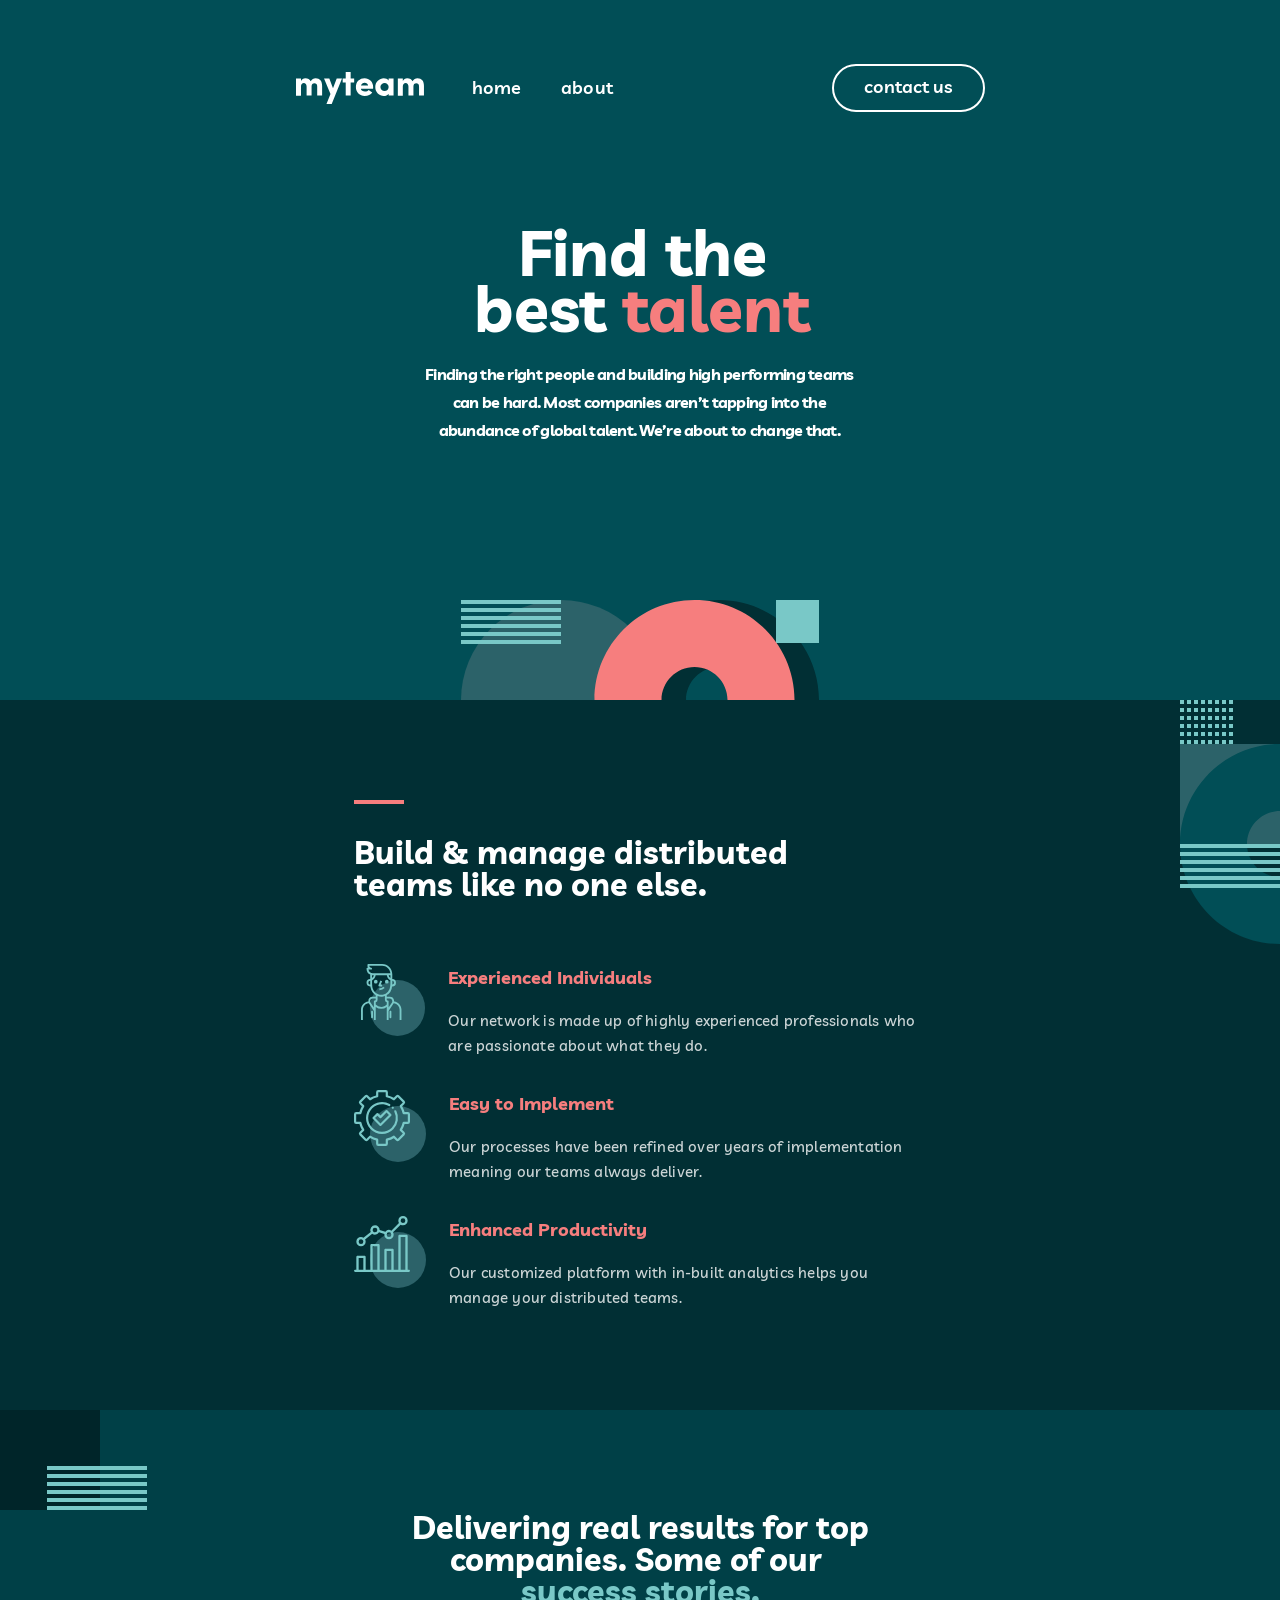
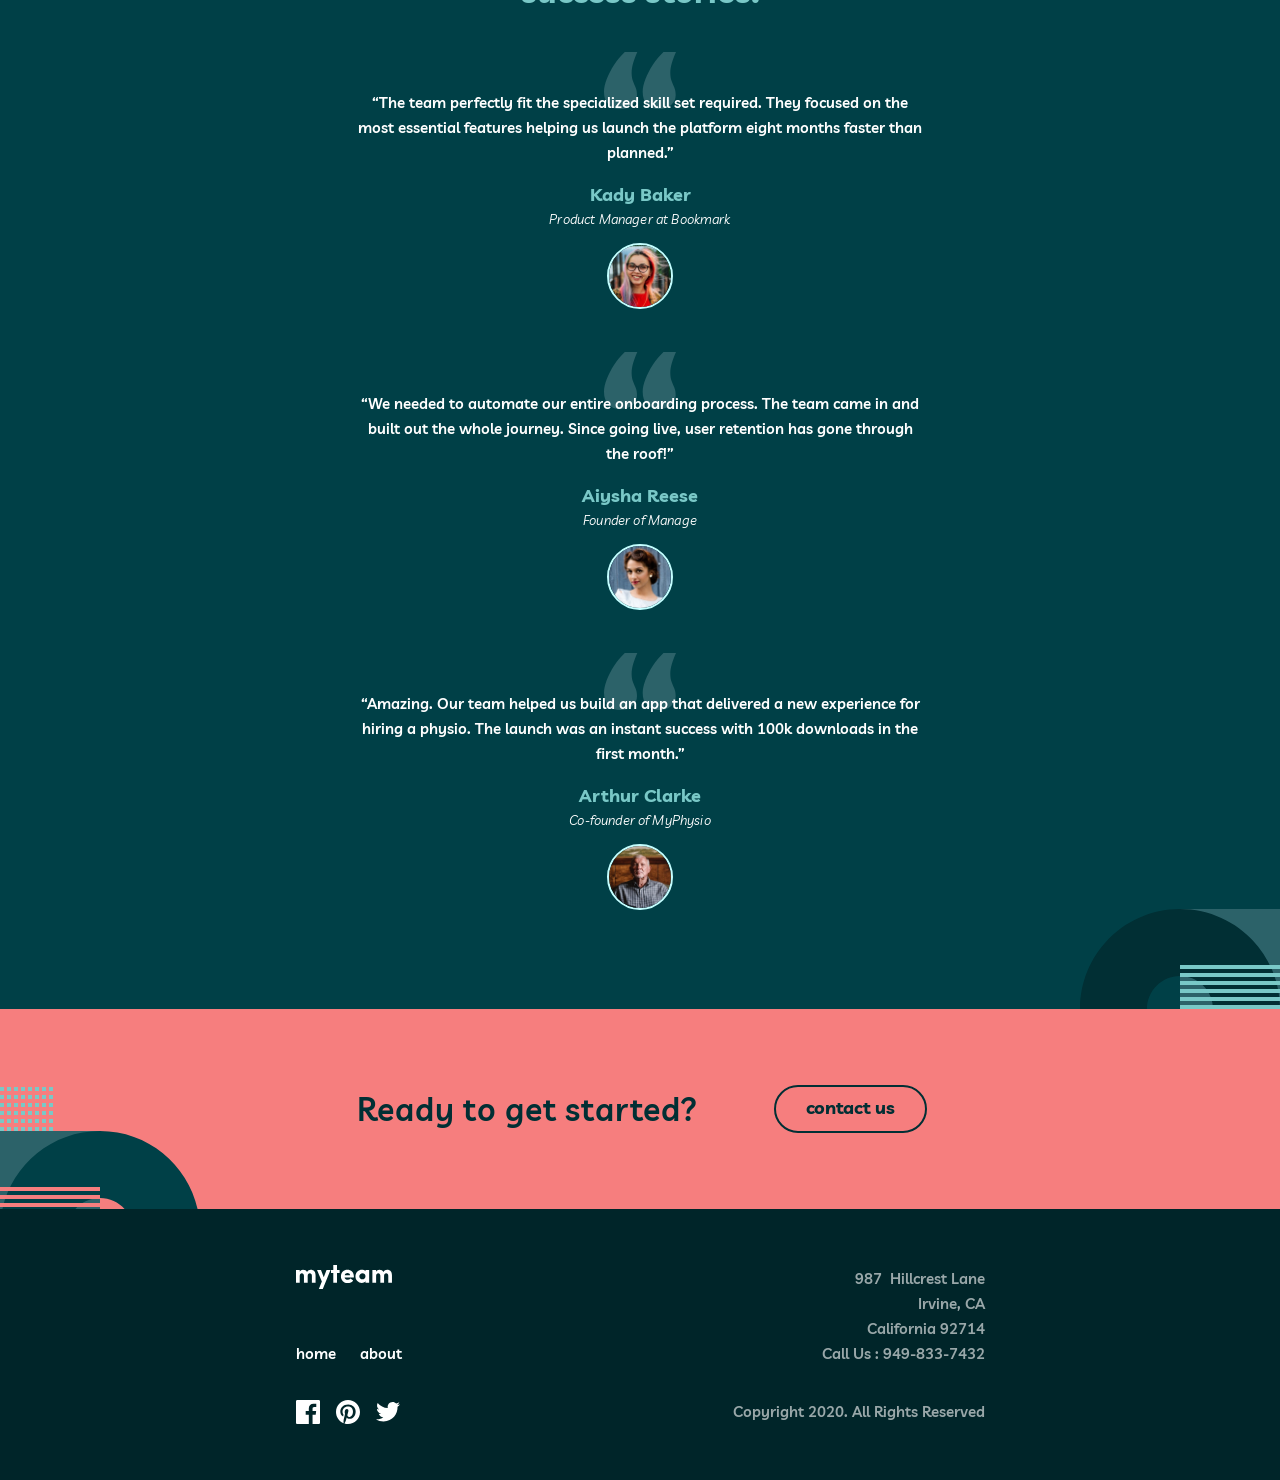
<file: index.html>
<!DOCTYPE html>
<html lang="en">
<head>
    <meta charset="UTF-8">
    <meta name="viewport" content="width=device-width, initial-scale=1.0">
    <title>Home Page</title>
    <link rel="stylesheet" href="css/normalize.css">
    <link rel="stylesheet" href="css/main.css">
    <link rel="stylesheet" href="css/style.css">
    <script src="js/index.js" defer></script>
</head>
<body>
    <header>
        <section class="header-navigation-bar">
            <aside>
                <img class="nav-logo" src="assets/icons/logo.svg" alt="logo">
            </aside>

            <aside>
                <nav id="home-navigation">
                    <a href="index.html">home</a>
                    <a href="pages/about.html">about</a>
                </nav>
                <a class="nav-contact" href="pages/contact.html">contact us</a>
                <button class="nav-toggle" type="button" aria-label="Open navigation" aria-controls="home-navigation" aria-expanded="false"><img src="assets/icons/icon-hamburger.svg" alt=""></button>
            </aside>
        </section>
    </header>
    <main>
        <section class="talent-section">

            <div class="talent-top">
                <div class="talent-left">
                    <img class="talent-deco-left" src="assets/icons/bg-pattern-home-1.svg" alt="decoration">
                </div>

                <div class="talent-content">
                    <aside class="talent-title">
                        <h1>Find the <br> best <span>talent</span></h1>
                    </aside>

                    <aside class="talent-text">
                        <div class="blue-line"></div>
                        <p>Finding the right people and building high performing teams can be hard. Most companies aren’t tapping into the abundance of global talent. We’re about to change that.</p>
                    </aside>
                </div>
            </div>

            <div class="talent-bottom">
                <img class="talent-deco-right" src="assets/icons/bg-pattern-home-2.svg" alt="decoratoin">
            </div>

        </section>

        <section class="mid-section">
            <div class="mid-box">
                <div class="mid-heading">
                    <div class="mid-line"></div>
                    <h2>Build &amp; manage distributed teams like no one else.</h2>
                </div>

                <div class="mid-features">
                    <article class="feature">
                        <img class="feature-icon feature-icon1" src="assets/icons/icon-person.svg" alt="person">
                        <div class="feature-text">
                            <h3>Experienced Individuals</h3>
                            <p>Our network is made up of highly experienced professionals who are passionate about what they do.</p>
                        </div>
                    </article>

                    <article class="feature">
                        <img class="feature-icon feature-icon2" src="assets/icons/icon-cog.svg" alt="cog">
                        <div class="feature-text">
                            <h3>Easy to Implement</h3>
                            <p>Our processes have been refined over years of implementation meaning our teams always deliver.</p>
                        </div>
                    </article>

                    <article class="feature">
                        <img class="feature-icon feature-icon3" src="assets/icons/icon-chart.svg" alt="chart">
                        <div class="feature-text">
                            <h3>Enhanced Productivity</h3>
                            <p>Our customized platform with in-built analytics helps you manage your distributed teams.</p>
                        </div>
                    </article>
                </div>
            </div>

            <div class="mid-right">
                <img class="mid-deco" src="assets/icons/bg-pattern-home-3.svg" alt="decoration">
            </div>
        </section>

        <section class="stories-section">
            <div class="stories-left">
                <img class="stories-deco-left" src="assets/icons/bg-pattern-home-4-about-3.svg" alt="dectration">
            </div>

            <div class="stories-box">
                <h2>Delivering real results for top <span>companies. Some of our</span> <span>success stories.</span></h2>

                <div class="stories">
                    <article class="story">
                        <img class="story-quote" src="assets/icons/icon-quotes.svg" alt="quote">
                        <p class="story-text">“The team perfectly fit the specialized skill set required. They focused on the most essential features helping us launch the platform eight months faster than planned.”</p>
                        <h3 class="story-name">Kady Baker</h3>
                        <p class="story-role">Product Manager at Bookmark</p>
                        <img class="story-avatar" src="assets/images/avatar-kady.jpg" alt="Kady Baker">
                    </article>

                    <article class="story">
                        <img class="story-quote" src="assets/icons/icon-quotes.svg" alt="quete">
                        <p class="story-text">“We needed to automate our entire onboarding process. The team came in and built out the whole journey. Since going live, user retention has gone through the roof!”</p>
                        <h3 class="story-name">Aiysha Reese</h3>
                        <p class="story-role">Founder of Manage</p>
                        <img class="story-avatar" src="assets/images/avatar-aiysha.jpg" alt="Aiysha Reese">
                    </article>

                    <article class="story">
                        <img class="story-quote" src="assets/icons/icon-quotes.svg" alt="quote">
                        <p class="story-text">“Amazing. Our team helped us build an app that delivered a new experience for hiring a physio. The launch was an instant success with 100k downloads in the first month.”</p>
                        <h3 class="story-name">Arthur Clarke</h3>
                        <p class="story-role">Co-founder of MyPhysio</p>
                        <img class="story-avatar" src="assets/images/avatar-arthur.jpg" alt="Arthur Clarke">
                    </article>
                </div>
            </div>

            <div class="stories-right">
                <img class="stories-deco-right" src="assets/icons/bg-pattern-home-5.svg" alt="decoration">
            </div>
        </section>


        <section class="ready-footer">
            <div class="ready-left">
                <img class="ready-decoration" src="../assets/icons/bg-pattern-home-6-about-5.svg" alt="decoratoin">
            </div>

            <div class="ready-content">
                <h2>Ready to get started?</h2>
                <a class="ready-button" href="pages/contact.html">contact us</a>
            </div>
        </section>
    </main>

    <footer class="site-footer">
        <div class="footer-content">
            <div class="footer-left">
                <div class="footer-brand">
                    <img class="footer-logo" src="assets/icons/logo.svg" alt="myteam logo">
                    <nav class="footer-nav">
                        <a href="index.html">home</a>
                        <a href="pages/about.html">about</a>
                    </nav>
                </div>

                <div class="footer-address-box">
                    <address class="footer-address">
                    
                    <p>987 <span>Hillcrest Lane</span></p>
                    <p>Irvine, CA</p>
                    <p>California 92714</p>
                    <p>Call Us : 949-833-7432</p>

                    </address>
                </div>
            </div>
          
            <div class="footer-right">
                <div class="footer-socials">
                <svg xmlns="http://www.w3.org/2000/svg" width="24" height="24" viewBox="0 0 24 24" fill="none">
                        <path d="M22.675 0H1.325C0.593 0 0 0.593 0 1.325V22.676C0 23.407 0.593 24 1.325 24H12.82V14.706H9.692V11.084H12.82V8.413C12.82 5.313 14.713 3.625 17.479 3.625C18.804 3.625 19.942 3.724 20.274 3.768V7.008L18.356 7.009C16.852 7.009 16.561 7.724 16.561 8.772V11.085H20.148L19.681 14.707H16.561V24H22.677C23.407 24 24 23.407 24 22.675V1.325C24 0.593 23.407 0 22.675 0Z" fill="white"/>
                    </svg>
                    <svg xmlns="http://www.w3.org/2000/svg" width="24" height="24" viewBox="0 0 24 24" fill="none">
                        <path d="M12 0C5.373 0 0 5.372 0 12C0 17.084 3.163 21.426 7.627 23.174C7.522 22.225 7.427 20.769 7.669 19.733C7.887 18.796 9.076 13.768 9.076 13.768C9.076 13.768 8.717 13.049 8.717 11.986C8.717 10.318 9.684 9.072 10.888 9.072C11.911 9.072 12.406 9.841 12.406 10.762C12.406 11.791 11.751 13.33 11.412 14.757C11.129 15.951 12.011 16.926 13.189 16.926C15.322 16.926 16.961 14.677 16.961 11.431C16.961 8.558 14.897 6.549 11.949 6.549C8.535 6.549 6.531 9.11 6.531 11.756C6.531 12.787 6.928 13.894 7.424 14.494C7.522 14.613 7.536 14.718 7.507 14.839L7.174 16.199C7.121 16.419 7 16.466 6.772 16.36C5.273 15.662 4.336 13.471 4.336 11.711C4.336 7.926 7.086 4.449 12.265 4.449C16.428 4.449 19.663 7.416 19.663 11.38C19.663 15.516 17.056 18.844 13.436 18.844C12.22 18.844 11.077 18.213 10.686 17.466L9.938 20.319C9.667 21.362 8.936 22.669 8.446 23.465C9.57 23.812 10.763 24 12 24C18.627 24 24 18.627 24 12C24 5.372 18.627 0 12 0Z" fill="white"/>
                    </svg>
                    <svg xmlns="http://www.w3.org/2000/svg" width="24" height="20" viewBox="0 0 24 20" fill="none">
                        <path d="M24 2.309C23.117 2.701 22.168 2.965 21.172 3.084C22.189 2.475 22.97 1.51 23.337 0.36C22.386 0.924 21.332 1.334 20.21 1.555C19.313 0.598 18.032 0 16.616 0C13.437 0 11.101 2.966 11.819 6.045C7.728 5.84 4.1 3.88 1.671 0.901C0.381 3.114 1.002 6.009 3.194 7.475C2.388 7.449 1.628 7.228 0.965 6.859C0.911 9.14 2.546 11.274 4.914 11.749C4.221 11.937 3.462 11.981 2.69 11.833C3.316 13.789 5.134 15.212 7.29 15.252C5.22 16.875 2.612 17.6 0 17.292C2.179 18.689 4.768 19.504 7.548 19.504C16.69 19.504 21.855 11.783 21.543 4.858C22.505 4.163 23.34 3.296 24 2.309Z" fill="white"/>
                    </svg>
                </div>

                <p class="footer-copyright">
                    Copyright 2020. All Rights Reserved
                </p>
            </div>
        </div>
    </footer>
</body>
</html>
</file>
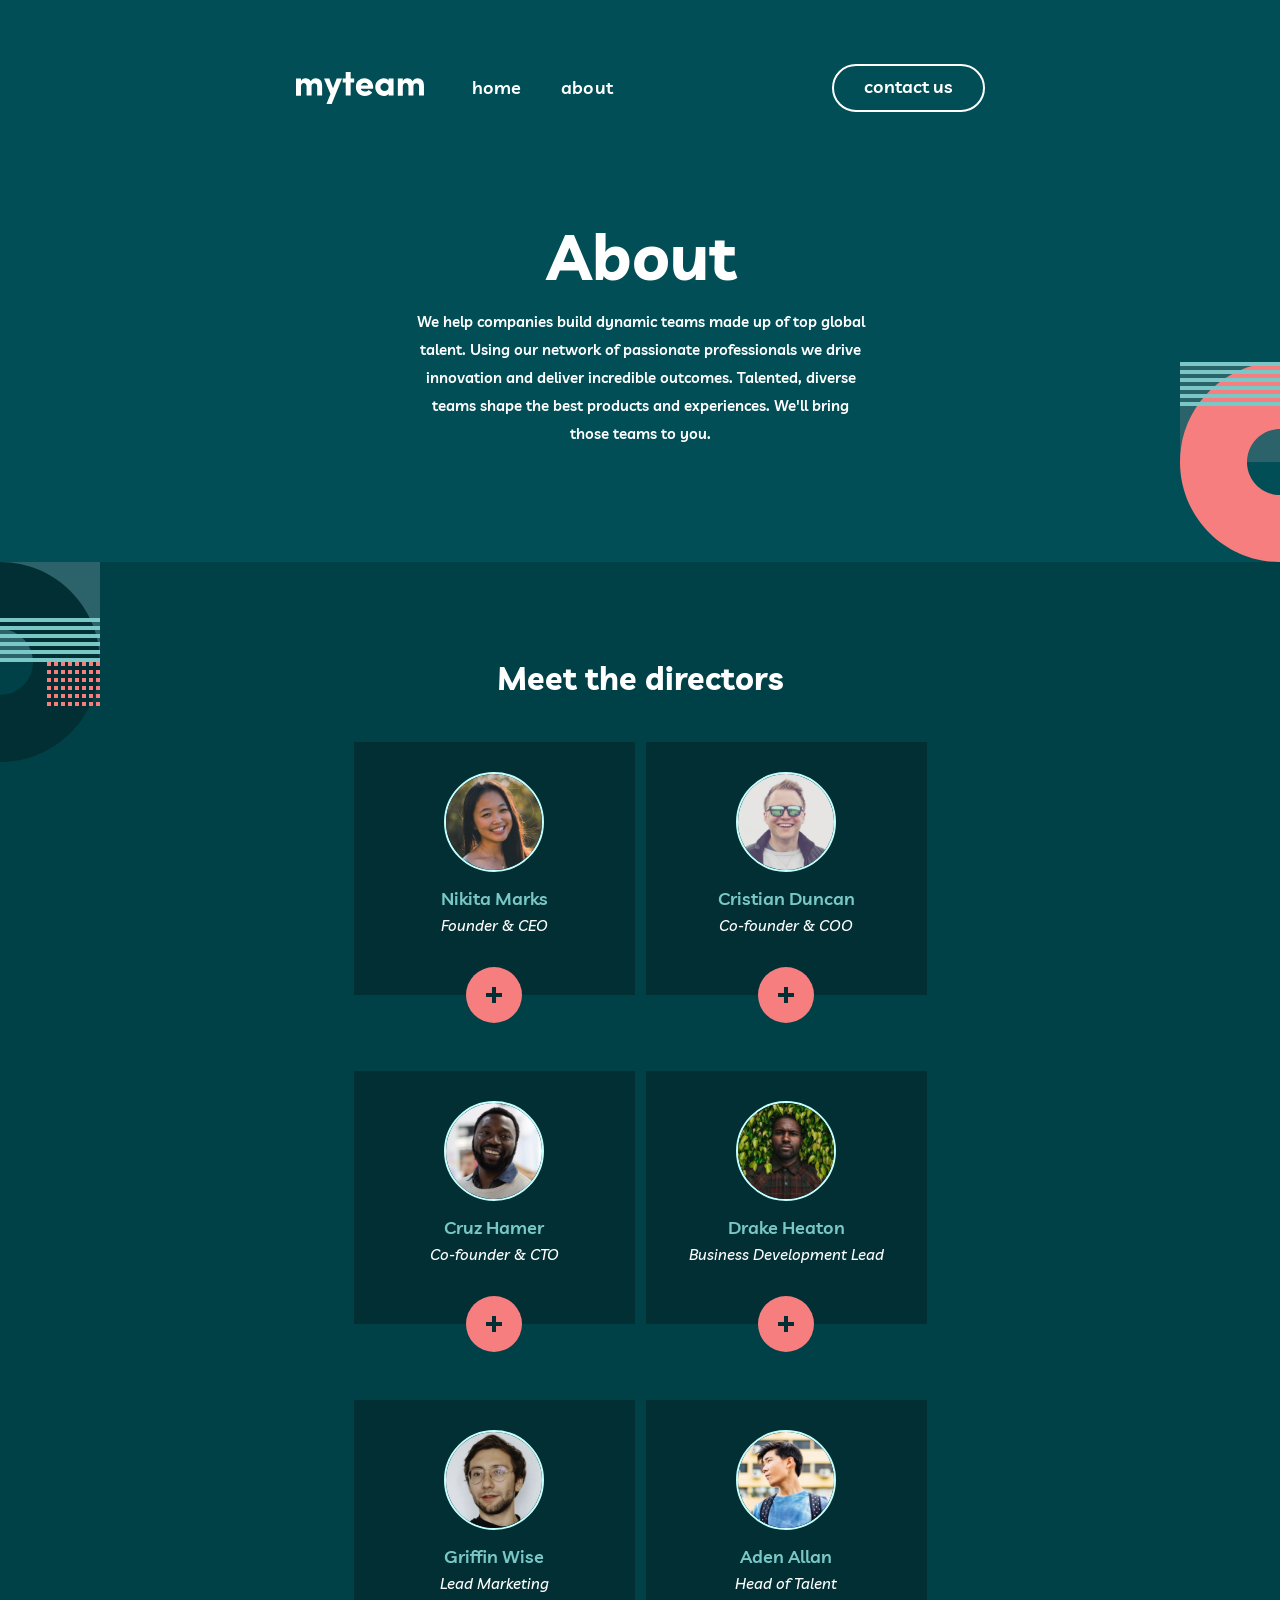
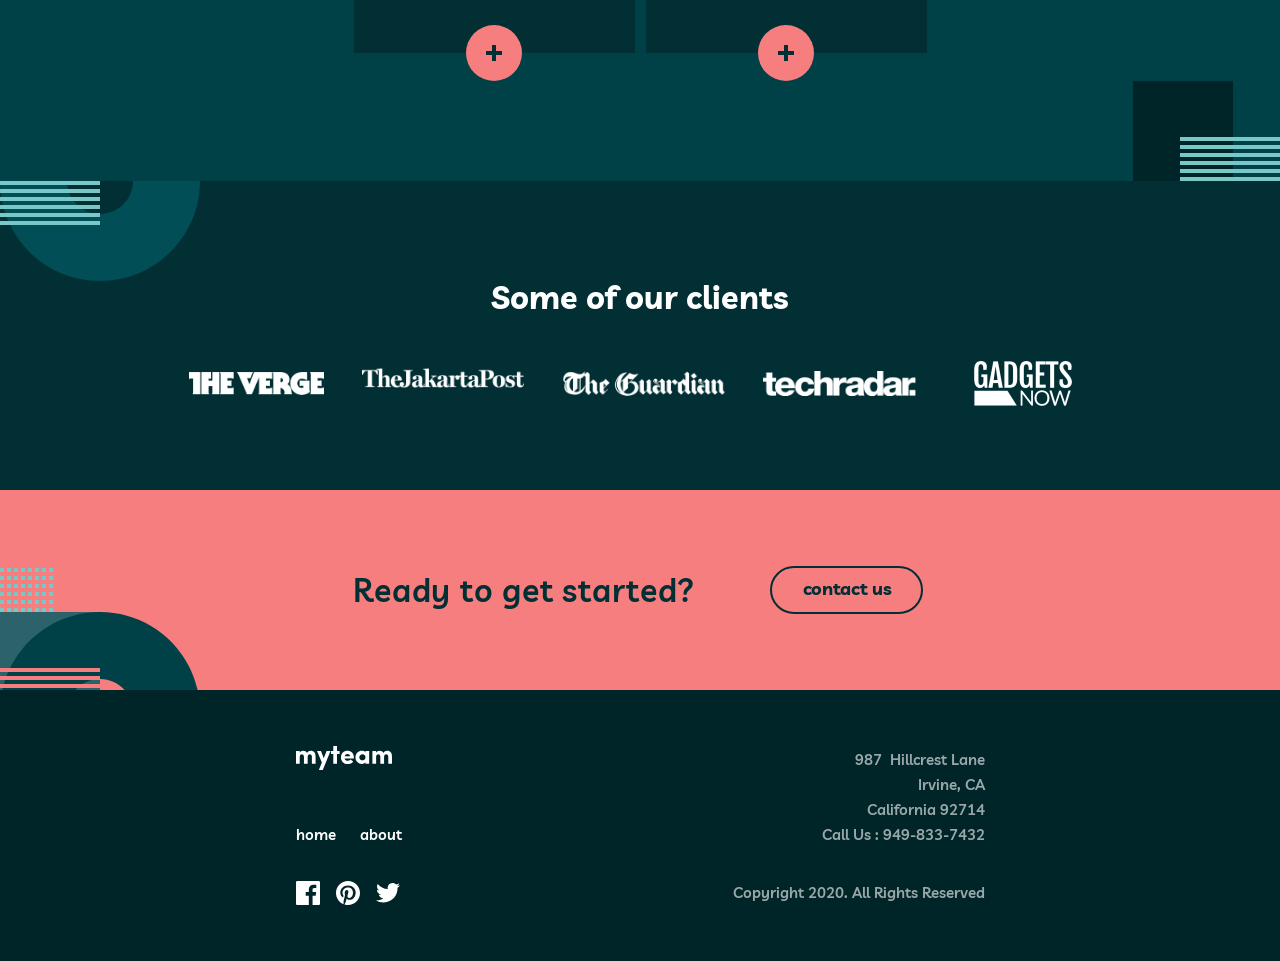
<file: pages/about.html>
<!DOCTYPE html>
<html lang="en">
<head>
    <meta charset="UTF-8">
    <meta name="viewport" content="width=device-width, initial-scale=1.0">
    <title>About Us</title>
    <link rel="stylesheet" href="../css/normalize.css">
    <link rel="stylesheet" href="../css/main.css">
    <link rel="stylesheet" href="../css/about.css">
    <script src="../js/about.js" defer></script>
</head>
<body>
    <header>
        <section class="header-navigation-bar">
            <aside>
                <img class="nav-logo" src="../assets/icons/logo.svg" alt="logo">
            </aside>

            <aside>
                <nav id="about-navigation">
                    <a href="../index.html">home</a>
                    <a href="about.html">about</a>
                </nav>
                <a class="nav-contact" href="contact.html">contact us</a>
                <button class="nav-toggle" type="button" aria-label="Open navigation" aria-controls="about-navigation" aria-expanded="false"><img src="../assets/icons/icon-hamburger.svg" alt=""></button>
            </aside>
        </section>
    </header>

    <main>
        <section class="about-section">
            <div class="about-text">
            <aside><h1 class="about-text-about">About</h1></aside>
            <aside class="about-paragraph-container">
                <div class="about-stick"></div>
                <p class="about-text-paragraph">We help companies build dynamic teams made up of top global talent. Using our network of passionate professionals we drive innovation and deliver incredible outcomes. Talented, diverse teams shape the best products and experiences. We'll bring those teams to you.</p>
            </aside></div>
            <img src="../assets/icons/bg-pattern-about-1-mobile-nav-1.svg" alt="bg-pattern-about-1-mobile-nav-1" class="about-circle">
        </section>
        <section class="directors-section">
            <img class="directors-decoration-top" src="../assets/icons/bg-pattern-about-2-contact-1.svg" alt="decoration">
            <h2>Meet the directors</h2>
            <div class="directors-grid">
                <div class="director-card">
                    <div class="director-profile">
                        <img class="director-avatar" src="../assets/images/avatar-nikita.jpg" alt="nikita">
                        <h3>Nikita Marks</h3>
                        <p>Founder & CEO</p>
                    </div>
                    <article class="director-details" aria-hidden="true">
                        <h3>Nikita Marks</h3>
                        <p>“Empowered teams create truly amazing products. Set the north star and let them follow it.”</p>
                        <div>
                            <img class="director-social-icon" src="../assets/icons/icon-twitter.svg" alt="Twitter">
                            <img class="director-social-icon" src="../assets/icons/icon-linkedin.svg" alt="LinkedIn">
                        </div>
                    </article>
                    <button type="button" aria-label="Show Nikita Marks details" aria-expanded="false"><img class="director-toggle-icon" src="../assets/icons/icon-cross.svg" alt=""></button>
                </div>
                <div class="director-card">
                    <div class="director-profile">
                        <img class="director-avatar" src="../assets/images/avatar-christian.jpg" alt="christian">
                        <h3>Cristian Duncan</h3>
                        <p>Co-founder & COO</p>
                    </div>
                    <article class="director-details" aria-hidden="true">
                        <h3>Cristian Duncan</h3>
                        <p>“Empowered teams create truly amazing products. Set the north star and let them follow it.”</p>
                        <div>
                            <img class="director-social-icon" src="../assets/icons/icon-twitter.svg" alt="Twitter">
                            <img class="director-social-icon" src="../assets/icons/icon-linkedin.svg" alt="LinkedIn">
                        </div>
                    </article>
                    <button type="button" aria-label="Show Cristian Duncan details" aria-expanded="false"><img class="director-toggle-icon" src="../assets/icons/icon-cross.svg" alt=""></button>
                </div>
                <div class="director-card">
                    <div class="director-profile">
                        <img class="director-avatar" src="../assets/images/avatar-cruz.jpg" alt="cruz">
                        <h3>Cruz Hamer</h3>
                        <p>Co-founder & CTO</p>
                    </div>
                    <article class="director-details" aria-hidden="true">
                        <h3>Cruz Hamer</h3>
                        <p>“Empowered teams create truly amazing products. Set the north star and let them follow it.”</p>
                        <div>
                            <img class="director-social-icon" src="../assets/icons/icon-twitter.svg" alt="Twitter">
                            <img class="director-social-icon" src="../assets/icons/icon-linkedin.svg" alt="LinkedIn">
                        </div>
                    </article>
                    <button type="button" aria-label="Show Cruz Hamer details" aria-expanded="false"><img class="director-toggle-icon" src="../assets/icons/icon-cross.svg" alt=""></button>
                </div>
                <div class="director-card">
                    <div class="director-profile">
                        <img class="director-avatar" src="../assets/images/avatar-drake.jpg" alt="drake">
                        <h3>Drake Heaton</h3>
                        <p>Business Development Lead</p>
                    </div>
                    <article class="director-details" aria-hidden="true">
                        <h3>Drake Heaton</h3>
                        <p>“Empowered teams create truly amazing products. Set the north star and let them follow it.”</p>
                        <div>
                            <img class="director-social-icon" src="../assets/icons/icon-twitter.svg" alt="Twitter">
                            <img class="director-social-icon" src="../assets/icons/icon-linkedin.svg" alt="LinkedIn">
                        </div>
                    </article>
                    <button type="button" aria-label="Show Drake Heaton details" aria-expanded="false"><img class="director-toggle-icon" src="../assets/icons/icon-cross.svg" alt=""></button>
                </div>
                <div class="director-card">
                    <div class="director-profile">
                        <img class="director-avatar" src="../assets/images/avatar-griffin.jpg" alt="griffin">
                        <h3>Griffin Wise</h3>
                        <p>Lead Marketing</p>
                    </div>
                    <article class="director-details" aria-hidden="true">
                        <h3>Griffin Wise</h3>
                        <p>“Empowered teams create truly amazing products. Set the north star and let them follow it.”</p>
                        <div>
                            <img class="director-social-icon" src="../assets/icons/icon-twitter.svg" alt="Twitter">
                            <img class="director-social-icon" src="../assets/icons/icon-linkedin.svg" alt="LinkedIn">
                        </div>
                    </article>
                    <button type="button" aria-label="Show Griffin Wise details" aria-expanded="false"><img class="director-toggle-icon" src="../assets/icons/icon-cross.svg" alt=""></button>
                </div>
                <div class="director-card">
                    <div class="director-profile">
                        <img class="director-avatar" src="../assets/images/avatar-aden.jpg" alt="aden">
                        <h3>Aden Allan</h3>
                        <p>Head of Talent</p>
                    </div>
                    <article class="director-details" aria-hidden="true">
                        <h3>Aden Allan</h3>
                        <p>“Empowered teams create truly amazing products. Set the north star and let them follow it.”</p>
                        <div>
                            <img class="director-social-icon" src="../assets/icons/icon-twitter.svg" alt="Twitter">
                            <img class="director-social-icon" src="../assets/icons/icon-linkedin.svg" alt="LinkedIn">
                        </div>
                    </article>
                    <button type="button" aria-label="Show Aden Allan details" aria-expanded="false"><img class="director-toggle-icon" src="../assets/icons/icon-cross.svg" alt=""></button>
                </div>
            </div>
            <img class="directors-decoration-bottom" src="../assets/icons/bg-pattern-home-4-about-3.svg" alt="">
        </section>
        <section class="clients-section">
            
            <img class="client-icon" src="../assets/icons/bg-pattern-about-4.svg" alt="icon">

            <h2>Some of our clients</h2>
            <div class="client-logos">
                <img class="client-logo1 client-logo" src="../assets/icons/logo-the-verge.png" alt="The Verge">
                <img class="client-logo2 client-logo" src="../assets/icons/logo-jakarta-post.png" alt="The Jakarta Post">
                <img class="client-logo3 client-logo" src="../assets/icons/logo-the-guardian.png" alt="The Guardian">
                <img class="client-logo4 client-logo" src="../assets/icons/logo-tech-radar.png" alt="TechRadar">
                <img class="client-logo5 client-logo" src="../assets/icons/logo-gadgets-now.png" alt="Gadgets Now">
            </div>
        </section>



        <section class="ready-footer">
            <div class="ready-left">
                <img class="ready-decoration" src="../assets/icons/bg-pattern-home-6-about-5.svg" alt="decoratoin">
            </div>

            <div class="ready-content">
                <h2>Ready to get started?</h2>
                <a class="ready-button" href="contact.html">contact us</a>
            </div>
        </section>
    </main>
    
    <footer class="site-footer">
        <div class="footer-content">
            <div class="footer-left">
                <div class="footer-brand">
                    <img class="footer-logo" src="../assets/icons/logo.svg" alt="myteam logo">
                    <nav class="footer-nav">
                        <a href="../index.html">home</a>
                        <a href="about.html">about</a>
                    </nav>
                </div>

                <div class="footer-address-box">
                    <address class="footer-address">
                    
                    <p>987 <span>Hillcrest Lane</span></p>
                    <p>Irvine, CA</p>
                    <p>California 92714</p>
                    <p>Call Us : 949-833-7432</p>

                    </address>
                </div>
            </div>
          
            <div class="footer-right">
                <div class="footer-socials">
                <svg xmlns="http://www.w3.org/2000/svg" width="24" height="24" viewBox="0 0 24 24" fill="none">
                        <path d="M22.675 0H1.325C0.593 0 0 0.593 0 1.325V22.676C0 23.407 0.593 24 1.325 24H12.82V14.706H9.692V11.084H12.82V8.413C12.82 5.313 14.713 3.625 17.479 3.625C18.804 3.625 19.942 3.724 20.274 3.768V7.008L18.356 7.009C16.852 7.009 16.561 7.724 16.561 8.772V11.085H20.148L19.681 14.707H16.561V24H22.677C23.407 24 24 23.407 24 22.675V1.325C24 0.593 23.407 0 22.675 0Z" fill="white"/>
                    </svg>
                    <svg xmlns="http://www.w3.org/2000/svg" width="24" height="24" viewBox="0 0 24 24" fill="none">
                        <path d="M12 0C5.373 0 0 5.372 0 12C0 17.084 3.163 21.426 7.627 23.174C7.522 22.225 7.427 20.769 7.669 19.733C7.887 18.796 9.076 13.768 9.076 13.768C9.076 13.768 8.717 13.049 8.717 11.986C8.717 10.318 9.684 9.072 10.888 9.072C11.911 9.072 12.406 9.841 12.406 10.762C12.406 11.791 11.751 13.33 11.412 14.757C11.129 15.951 12.011 16.926 13.189 16.926C15.322 16.926 16.961 14.677 16.961 11.431C16.961 8.558 14.897 6.549 11.949 6.549C8.535 6.549 6.531 9.11 6.531 11.756C6.531 12.787 6.928 13.894 7.424 14.494C7.522 14.613 7.536 14.718 7.507 14.839L7.174 16.199C7.121 16.419 7 16.466 6.772 16.36C5.273 15.662 4.336 13.471 4.336 11.711C4.336 7.926 7.086 4.449 12.265 4.449C16.428 4.449 19.663 7.416 19.663 11.38C19.663 15.516 17.056 18.844 13.436 18.844C12.22 18.844 11.077 18.213 10.686 17.466L9.938 20.319C9.667 21.362 8.936 22.669 8.446 23.465C9.57 23.812 10.763 24 12 24C18.627 24 24 18.627 24 12C24 5.372 18.627 0 12 0Z" fill="white"/>
                    </svg>
                    <svg xmlns="http://www.w3.org/2000/svg" width="24" height="20" viewBox="0 0 24 20" fill="none">
                        <path d="M24 2.309C23.117 2.701 22.168 2.965 21.172 3.084C22.189 2.475 22.97 1.51 23.337 0.36C22.386 0.924 21.332 1.334 20.21 1.555C19.313 0.598 18.032 0 16.616 0C13.437 0 11.101 2.966 11.819 6.045C7.728 5.84 4.1 3.88 1.671 0.901C0.381 3.114 1.002 6.009 3.194 7.475C2.388 7.449 1.628 7.228 0.965 6.859C0.911 9.14 2.546 11.274 4.914 11.749C4.221 11.937 3.462 11.981 2.69 11.833C3.316 13.789 5.134 15.212 7.29 15.252C5.22 16.875 2.612 17.6 0 17.292C2.179 18.689 4.768 19.504 7.548 19.504C16.69 19.504 21.855 11.783 21.543 4.858C22.505 4.163 23.34 3.296 24 2.309Z" fill="white"/>
                    </svg>
                </div>

                <p class="footer-copyright">
                    Copyright 2020. All Rights Reserved
                </p>
            </div>
        </div>
    </footer>
</body>
</html>
</file>
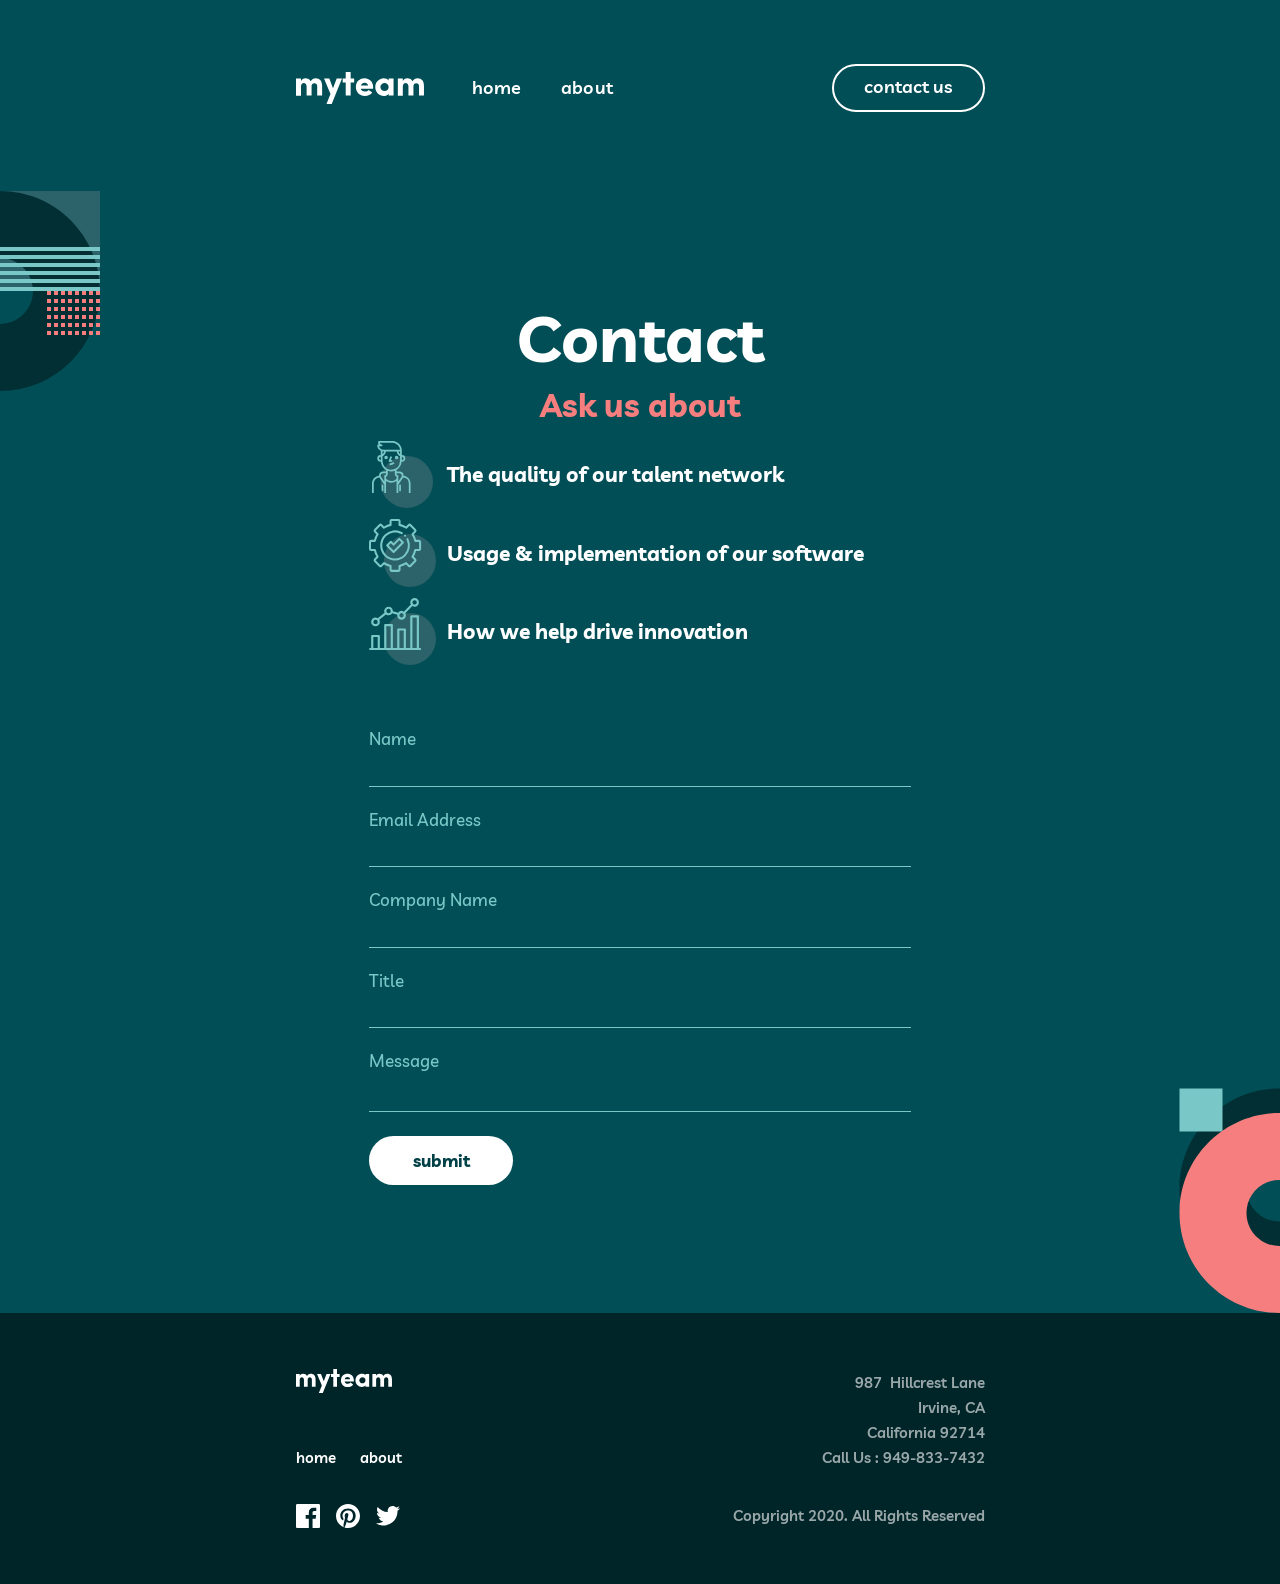
<file: pages/contact.html>
<!DOCTYPE html>
<html lang="en">
<head>
    <meta charset="UTF-8">
    <meta name="viewport" content="width=device-width, initial-scale=1.0">
    <title>Contact Us</title>
    <link rel="stylesheet" href="../css/normalize.css">
    <link rel="stylesheet" href="../css/main.css">
    <link rel="stylesheet" href="../css/contact.css">
    <script src="../js/contact.js" defer></script>
</head>
<body>
    <header>
        <section class="header-navigation-bar">
            <aside>
                <img class="nav-logo" src="../assets/icons/logo.svg" alt="logo">
            </aside>

            <aside>
                <nav id="contact-navigation">
                    <a href="../index.html">home</a>
                    <a href="about.html">about</a>
                </nav>
                <a class="nav-contact" href="contact.html">contact us</a>
                <button class="nav-toggle" type="button" aria-label="Toggle navigation" aria-controls="contact-navigation" aria-expanded="false"><img src="../assets/icons/icon-hamburger.svg" alt="hamburger"></button>
            </aside>
        </section>
    </header>
    <main>
        <section class="contact-section" aria-labelledby="contact-title">
            <img class="contact-decoration-left" src="../assets/icons/bg-pattern-about-2-contact-1.svg" alt="">
            <img class="contact-decoration-right" src="../assets/icons/bg-pattern-contact-2.svg" alt="">

            <div class="contact-content">
                <div class="contact-information">
                    <h1 id="contact-title">Contact</h1>
                    <h2>Ask us about</h2>

                    <ul class="contact-features">
                        <li>
                            <img src="../assets/icons/icon-person.svg" alt="">
                            <p>The quality of our talent network</p>
                        </li>
                        <li>
                            <img src="../assets/icons/icon-cog.svg" alt="">
                            <p>Usage &amp; implementation of our software</p>
                        </li>
                        <li>
                            <img src="../assets/icons/icon-chart.svg" alt="">
                            <p>How we help drive innovation</p>
                        </li>
                    </ul>
                </div>

                <form class="contact-form" action="/submit" method="post">
                    <div class="form-field">
                        <label for="name">Name</label>
                        <input id="name" name="name" type="text" autocomplete="name" required>
                    </div>

                    <div class="form-field">
                        <label for="email">Email Address</label>
                        <input id="email" name="email" type="email" autocomplete="email" required>
                    </div>

                    <div class="form-field">
                        <label for="company-name">Company Name</label>
                        <input id="company-name" name="company-name" type="text" autocomplete="organization" required>
                    </div>

                    <div class="form-field">
                        <label for="title">Title</label>
                        <input id="title" name="title" type="text" autocomplete="organization-title" required>
                    </div>

                    <div class="form-field form-field-message">
                        <label for="message">Message</label>
                        <textarea id="message" name="message" rows="2" required></textarea>
                    </div>

                    <button type="submit">submit</button>
                </form>
                    </div>
        </section>
    </main>

    <footer class="site-footer">
        <div class="footer-content">
            <div class="footer-left">
                <div class="footer-brand">
                    <img class="footer-logo" src="../assets/icons/logo.svg" alt="myteam logo">
                    <nav class="footer-nav">
                        <a href="../index.html">home</a>
                        <a href="about.html">about</a>
                    </nav>
                </div>

                <div class="footer-address-box">
                    <address class="footer-address">
                    
                    <p>987 <span>Hillcrest Lane</span></p>
                    <p>Irvine, CA</p>
                    <p>California 92714</p>
                    <p>Call Us : 949-833-7432</p>

                    </address>
                </div>
            </div>
          
            <div class="footer-right">
                <div class="footer-socials">
                <svg xmlns="http://www.w3.org/2000/svg" width="24" height="24" viewBox="0 0 24 24" fill="none">
                        <path d="M22.675 0H1.325C0.593 0 0 0.593 0 1.325V22.676C0 23.407 0.593 24 1.325 24H12.82V14.706H9.692V11.084H12.82V8.413C12.82 5.313 14.713 3.625 17.479 3.625C18.804 3.625 19.942 3.724 20.274 3.768V7.008L18.356 7.009C16.852 7.009 16.561 7.724 16.561 8.772V11.085H20.148L19.681 14.707H16.561V24H22.677C23.407 24 24 23.407 24 22.675V1.325C24 0.593 23.407 0 22.675 0Z" fill="white"/>
                    </svg>
                    <svg xmlns="http://www.w3.org/2000/svg" width="24" height="24" viewBox="0 0 24 24" fill="none">
                        <path d="M12 0C5.373 0 0 5.372 0 12C0 17.084 3.163 21.426 7.627 23.174C7.522 22.225 7.427 20.769 7.669 19.733C7.887 18.796 9.076 13.768 9.076 13.768C9.076 13.768 8.717 13.049 8.717 11.986C8.717 10.318 9.684 9.072 10.888 9.072C11.911 9.072 12.406 9.841 12.406 10.762C12.406 11.791 11.751 13.33 11.412 14.757C11.129 15.951 12.011 16.926 13.189 16.926C15.322 16.926 16.961 14.677 16.961 11.431C16.961 8.558 14.897 6.549 11.949 6.549C8.535 6.549 6.531 9.11 6.531 11.756C6.531 12.787 6.928 13.894 7.424 14.494C7.522 14.613 7.536 14.718 7.507 14.839L7.174 16.199C7.121 16.419 7 16.466 6.772 16.36C5.273 15.662 4.336 13.471 4.336 11.711C4.336 7.926 7.086 4.449 12.265 4.449C16.428 4.449 19.663 7.416 19.663 11.38C19.663 15.516 17.056 18.844 13.436 18.844C12.22 18.844 11.077 18.213 10.686 17.466L9.938 20.319C9.667 21.362 8.936 22.669 8.446 23.465C9.57 23.812 10.763 24 12 24C18.627 24 24 18.627 24 12C24 5.372 18.627 0 12 0Z" fill="white"/>
                    </svg>
                    <svg xmlns="http://www.w3.org/2000/svg" width="24" height="20" viewBox="0 0 24 20" fill="none">
                        <path d="M24 2.309C23.117 2.701 22.168 2.965 21.172 3.084C22.189 2.475 22.97 1.51 23.337 0.36C22.386 0.924 21.332 1.334 20.21 1.555C19.313 0.598 18.032 0 16.616 0C13.437 0 11.101 2.966 11.819 6.045C7.728 5.84 4.1 3.88 1.671 0.901C0.381 3.114 1.002 6.009 3.194 7.475C2.388 7.449 1.628 7.228 0.965 6.859C0.911 9.14 2.546 11.274 4.914 11.749C4.221 11.937 3.462 11.981 2.69 11.833C3.316 13.789 5.134 15.212 7.29 15.252C5.22 16.875 2.612 17.6 0 17.292C2.179 18.689 4.768 19.504 7.548 19.504C16.69 19.504 21.855 11.783 21.543 4.858C22.505 4.163 23.34 3.296 24 2.309Z" fill="white"/>
                    </svg>
                </div>

                <p class="footer-copyright">
                    Copyright 2020. All Rights Reserved
                </p>
            </div>
        </div>
    </footer>

</body>
</html>
</file>
<file: css/main.css>
/* variables */

:root {
    /* primary colors: */
    --midnight-green: #014E56;
    --light-coral: #F67E7E;
    --white: #ffffff;

    /* secondary colors: */
    --rapture-blue: #79C8C7;
    --police-blue: #2C6269;
    --deep-jungle-green: #004047;
    --sacramento-state-green: #012F34;
    --dark-green: #002529;
}




/* font declaration */

@font-face {
    font-family: "Livvic-Black";
    src: url(../assets/fonts/Livvic-Black.ttf);
}

@font-face {
    font-family: "Livvic-BlackItalic";
    src: url(../assets/fonts/Livvic-BlackItalic.ttf);
}

@font-face {
    font-family: "Livvic-Bold";
    src: url(../assets/fonts/Livvic-Bold.ttf);
}

@font-face {
    font-family: "Livvic-BoldItalic";
    src: url(../assets/fonts/Livvic-BoldItalic.ttf);
}

@font-face {
    font-family: "Livvic-ExtraLight";
    src: url(../assets/fonts/Livvic-ExtraLight.ttf);
}

@font-face {
    font-family: "Livvic-ExtraLightItalic";
    src: url(../assets/fonts/Livvic-ExtraLightItalic.ttf);
}

@font-face {
    font-family: "Livvic-Italic";
    src: url(../assets/fonts/Livvic-Italic.ttf);
}

@font-face {
    font-family: "Livvic-Light";
    src: url(../assets/fonts/Livvic-Light.ttf);
}

@font-face {
    font-family: "Livvic-LightItalic";
    src: url(../assets/fonts/Livvic-LightItalic.ttf);
}

@font-face {
    font-family: "Livvic-Medium";
    src: url(../assets/fonts/Livvic-Medium.ttf);
}

@font-face {
    font-family: "Livvic-MediumItalic";
    src: url(../assets/fonts/Livvic-MediumItalic.ttf);
}

@font-face {
    font-family: "Livvic-Regular";
    src: url(../assets/fonts/Livvic-Regular.ttf);
}

@font-face {
    font-family: "Livvic-SemiBold";
    src: url(../assets/fonts/Livvic-SemiBold.ttf);
}

@font-face {
    font-family: "Livvic-SemiBoldItalic";
    src: url(../assets/fonts/Livvic-SemiBoldItalic.ttf);
}

@font-face {
    font-family: "Livvic-Thin";
    src: url(../assets/fonts/Livvic-Thin.ttf);
}

@font-face {
    font-family: "Livvic-ThinItalic";
    src: url(../assets/fonts/Livvic-ThinItalic.ttf);
}


/* rules */

body { margin: 0; }
p { margin: 0; }
h1 { margin: 0; }

html {
	background-color: var(--dark-green);
}



header {
    height: 12.0rem;
    width: 100%;
    background-color: var(--midnight-green);
    display: flex;
    justify-content: center;
}

.header-navigation-bar {
    position: relative;
    width: 69.375rem;
    height: 3rem;
    background-color: var(--midnight-green);
    margin: 4.5625rem;
    display: flex; 
    justify-content: space-between;
    align-items: center;
    box-sizing: border-box;
    animation: navigation-slide-in 500ms ease-out both;
}

@keyframes navigation-slide-in {
    from {
        opacity: 0;
        transform: translateY(-1rem);
    }

    to {
        opacity: 1;
        transform: translateY(0);
    }
}

header button {
    display: flex;
    align-items: center;
    justify-content: center;
    width: 9.563rem;
    height: 3rem;
    border-radius: 1.5rem;
    padding-bottom: 0.15rem;
    color: white;
    text-decoration: none;
    border: 2px solid white;
    background-color: transparent;
    font-size: 1.125rem;
    font-style: normal;
    line-height: 1.75rem;
    font-family: "Livvic-SemiBold";
}

header aside:first-child {
    display: flex;
}

header a {
    text-decoration: none;
    color: white;
    font-size: 1.125rem;
    font-style: normal;
    line-height: 1.75rem;
    font-family: "Livvic-SemiBold";
}

header nav a:hover {
    color: var(--light-coral);
    transform: translateX(0.25rem);
}

header nav a {
    transition: color 0.2s ease-in-out, transform 0.2s ease-in-out;
}

header button:hover {
    background-color: white;
    cursor: pointer;
    transition: color 0.2s ease-in-out;
}

.header-navigation-bar img {
    width: 10rem;
    height: 2.5rem;
}

header nav {
    position: absolute;
    top: 0;
    bottom: 0;
    left: 15rem;
    display: flex;
    align-items: center;
    gap: 2.5rem;
    margin-left: 0;
}

header nav a {
    letter-spacing: 0.01rem;
}


.header-navigation-bar .nav-toggle {
	display: none;
}

.nav-contact {
	display: flex;
	align-items: center;
	justify-content: center;
	box-sizing: border-box;
	position: relative;
	z-index: 1;
	width: 9.563rem;
	height: 3rem;
	padding-bottom: 0.15rem;
	border: 2px solid white;
	border-radius: 1.5rem;
	background-color: transparent;
	color: white;
	cursor: pointer;
	white-space: nowrap;
	flex-shrink: 0;
	transition: color 0.2s ease-in-out, background-color 0.2s ease-in-out;
}

.nav-contact:hover {
	background-color: white;
	color: black;
}







.site-footer {
    width: 100%;
    height: 12.25rem;
    background-color: var(--dark-green);
    box-sizing: border-box;
    display: flex;
    justify-content: center;
    align-items: center;
}

.footer-content {
    width: 69.375rem;
    max-width: 100%;
    height: 100%;
    display: flex;
    justify-content: space-between;
    align-items: center;
}


.footer-left {
    display: flex;
    justify-content: flex-start;
    align-items: center;
    gap: 7.8125rem;
}

.footer-left img {
    margin-top: -0.5rem;
}

.footer-logo {
    width: 10rem;
    height: 2.5rem;
    display: block;
    margin-bottom: 1.55rem;
    margin-top: -0.25rem;
}

.footer-nav {
    display: flex;
    justify-content: flex-start;
    align-items: flex-start;
    gap: 2.5rem;
}

.footer-nav a {
    color: var(--white);
    text-decoration: none;
    font-family: "Livvic-SemiBold", sans-serif;
    font-size: 1.125rem;
    line-height: 1.75rem;
}

.footer-nav a:hover {
    color: var(--light-coral);
}

.footer-address-box {
    color: var(--white);
    font-family: "Livvic-SemiBold", sans-serif;
    font-size: 0.9375rem;
    font-style: normal;
    line-height: 1.5625rem;
    opacity: 0.6;
}

.footer-address {
    font-style: normal;
}

.footer-address p:first-child span {
    margin-left: 0.22rem
}

.footer-address p {
    margin: 0;
}

.footer-right {
    height: 100%;
    display: flex;
    flex-direction: column;
    align-items: flex-end;
    justify-content: space-between;
    padding: 3rem 0;
    box-sizing: border-box;
}

.footer-socials {
    display: flex;
    gap: 0.89rem
}

.footer-socials .icon {
    width: 1.5rem;
    height: 1.5rem;
    display: flex;
    align-items: center;
    justify-content: center;
    color: var(--white);
    text-decoration: none;
}

.footer-socials svg {
    width: 100%;
    height: 100%;
    display: block;
    cursor: pointer;
    transition: 0.3s;
}

.footer-socials svg path{
    transition: 0.3s;
}

.footer-socials svg:hover{
    transform: scale(1.2    );
}

.footer-socials svg:hover path{
    fill:#F67E7E
}

.footer-socials a:hover {
    color: var(--light-coral);
}

.footer-copyright {
    color: var(--white);
    opacity: 0.6;
    font-family: "Livvic-SemiBold", sans-serif;
    font-size: 0.9375rem;
    line-height: 1.5625rem;
    margin: 0;
}








@media screen and (max-width: 1352px) {
    header {
        height: 12.0rem;
        width: 100%;
        background-color: var(--midnight-green);
        display: flex;
        justify-content: center;
    }

    .header-navigation-bar {
        width: 43.0625rem; 
        height: 3rem;
        background-color: var(--midnight-green);
        margin: 4rem 2.44rem;
        display: flex; 
        justify-content: space-between;
        align-items: center;
        box-sizing: border-box;
    }

    header button {
        display: flex;
        align-items: center;
        justify-content: center;
        width: 9.563rem;
        height: 3rem;
        border-radius: 1.5rem;
        color: white;
        text-decoration: none;
        border: 2px solid white;
        background-color: transparent;
        font-size: 1.125rem;
        font-style: normal;
        line-height: 1.75rem;
        font-family: "Livvic-SemiBold";
    }

    header aside:first-child {
        display: flex;
    }

    header a {
        text-decoration: none;
        color: white;
        font-size: 1.125rem;
        font-style: normal;
        line-height: 1.75rem;
        font-family: "Livvic-SemiBold";
    }

    header nav a:hover {
        color: var(--light-coral);
        transition: color 0.2s ease-in-out;
    }

    header button:hover {
        background-color: white;
        cursor: pointer;
        transition: color 0.2s ease-in-out;
    }

    header button:hover a {
        color: black;
        transition: color 0.2s ease-in-out;
    }


    .header-navigation-bar img {
        width: 8rem;
        height: 2rem;
    }

    header nav {
        left: 11rem;
    }

    header button {
        width: 9.563rem;
        height: 3rem;
        border-radius: 1.5rem;
        border: 2px solid white;
        background-color: transparent;
        color: white;
    }


    p { margin: 0; }
    h1 { margin: 0; }





    .site-footer {
        height: auto;
        min-height: 16.9375rem;
    }

    .footer-left,
    .footer-right {
        display: contents;
    }

    .footer-content {
        box-sizing: border-box;
        flex-wrap: wrap;
        align-items: center;
        align-content: flex-start;
        row-gap: 2.0625rem;
        width: 43.0625rem;
        height: auto;
        padding: 3.5rem 0;
    }

    .footer-brand,
    .footer-address-box,
    .footer-socials,
    .footer-copyright {
        width: 45%;
    }

    .footer-left .footer-logo {
        width: 6rem;
        height: 1.5rem;
        margin: 0;
    }

    .footer-nav {
        gap: 1.5rem;
        margin-top: 3.25rem;
    }

    .footer-nav a {
        font-size: 0.9375rem;
        line-height: 1.5625rem;
    }

    .footer-address-box,
    .footer-copyright {
        text-align: right;
    }

    .footer-socials {
        gap: 1rem;
    }

    .footer-socials svg {
        width: 1.5rem;
        height: auto;
    }
}


@media screen and (max-width: 767px) {
    .header-navigation-bar {
        display: flex;
        justify-content: space-between;
        align-items: center;
        width: 100%;
        max-width: 100%;
        height: 8rem;
        margin: 0 1.5rem;
    }

    .header-navigation-bar nav,
    .header-navigation-bar .nav-contact {
        display: none;
    }

    .header-navigation-bar.is-open > aside:last-child {
        animation: navigation-panel-slide-in 350ms ease-out both;
    }

    @keyframes navigation-panel-slide-in {
        from {
            opacity: 0;
            transform: translateX(100%);
        }

        to {
            opacity: 1;
            transform: translateX(0);
        }
    }

    .nav-logo {
        width: 8rem;
        height: auto;
    }

    .header-navigation-bar .nav-toggle {
        display: block;
        width: 1.25rem;
        height: 1.0625rem;
        min-width: 0;
        padding: 0;
        border: 0;
        border-radius: 0;
        background-color: transparent;
        cursor: pointer;
    }

    .header-navigation-bar .nav-toggle:hover {
        background-color: transparent;
    }

    .nav-toggle img {
        display: block;
        width: 1.25rem;
        height: 1.0625rem;
    }












    .site-footer {
        min-height: 27rem;
    }

    .footer-content {
        width: 100%;
        row-gap: 0;
        padding: 4.125rem 1.5rem 4.0625rem;
    }

    .footer-brand,
    .footer-address-box,
    .footer-socials,
    .footer-copyright {
        width: 100%;
        text-align: center;
    }

    .footer-left .footer-logo {
        margin: 0 auto;
    }

    .footer-nav {
        justify-content: center;
        margin-top: 1.4375rem;
    }

    .footer-address-box {
        margin-top: 1.5rem;
    }

    .footer-socials {
        justify-content: center;
        margin-top: 2.5625rem;
    }

    .footer-copyright {
        margin-top: 0.9375rem;
    }

}

@media (prefers-reduced-motion: reduce) {
    .header-navigation-bar,
    .header-navigation-bar.is-open > aside:last-child,
    header nav a,
    .nav-contact {
        animation: none;
        transition: none;
    }
}
</file>
<file: css/style.css>
.talent-section {
    display: flex;
    flex-direction: column;
    height: 31.8rem;
    background-color: var(--midnight-green);
    color: #fff;
}

.talent-section span {
    color: var(--light-coral);
}

.talent-top {
    display: flex;
    align-items: flex-start;
}

.talent-left {
    width: 0;
}

.talent-deco-left {
    display: block;
    width: 12.5rem;
    height: 12.5rem;
    max-width: none;
    margin-top: 3.6rem;
    margin-left: -6.25rem;
}

.talent-content {
    display: flex;
    justify-content: space-between;
    width: 69.375rem;
    max-width: 100%;
    margin: 3.5rem auto 0;
}

.talent-section h1 {
    font-family: "Livvic-Bold";
    font-size: 6.25rem;
    line-height: 6.25rem;
    margin-top: 0.15rem;
}

.talent-text {
    width: 27.8125rem;
}

.blue-line {
    width: 3.125rem;
    height: 0.25rem;
    margin-top: 0.125rem;
    background-color: var(--rapture-blue);
}

.talent-section p {
    margin: 4.94rem 0 0 -0.02rem;
    font-family: "Livvic-Bold";
    font-size: 1.125rem;
    line-height: 1.75rem;
    letter-spacing: -0.018rem;
}

.talent-bottom {
    display: flex;
    justify-content: flex-end;
    align-self: center;
    width: 69.375rem;
    max-width: 100%;
    margin-top: auto;
    margin-bottom: 0.02rem;
}

.talent-deco-right {
    display: block;
    width: 22.375rem;
    height: 6.25rem;
}













.mid-section {
	display: flex;
	height: 42.75rem;
	overflow: hidden;
	background-color: var(--sacramento-state-green);
}

.mid-box {
	display: flex;
	justify-content: space-between;
	align-items: flex-start;
	width: 69.375rem;
	max-width: 100%;
	margin: 8.8125rem auto;
}

.mid-heading {
	width: 27.8125rem;
}

.mid-line {
	width: 3.125rem;
	height: 0.25rem;
	background-color: var(--light-coral);
    margin-top: -0.1rem;
}

.mid-heading h2 {
	margin: 3.39rem 0 0;
	color: var(--white);
	font-family: "Livvic-Bold";
	font-size: 3rem;
	line-height: 3rem;
}

.mid-features {
	width: 33.75rem;
	margin-top: 3.5rem;
}

.feature {
	display: flex;
	align-items: flex-start;
	margin-bottom: 2rem;
}

.feature:last-child {
	margin-bottom: 0;
}

.feature-icon {
	display: block;
	flex-shrink: 0;
	width: 4.5rem;
	height: 4.5rem;
	margin-right: 1.4375rem;
}

.feature-icon1 {
    margin-left: 0.45rem;
    width: 4rem;
}

.feature-text {
	width: 27.8125rem;
	margin-top: 0rem;
}

.feature-text h3 {
	margin: 0;
	color: var(--light-coral);
	font-family: "Livvic-Bold";
	font-size: 1.125rem;
	line-height: 1.75rem;
}

.feature-text p {
	margin: 1rem 0 0;
	color: var(--white);
	opacity: 0.8;
	font-family: "Livvic-Medium";
	font-size: 0.9375rem;
	line-height: 1.5625rem;
    letter-spacing: 0.012rem;
}

.mid-right {
	align-self: flex-end;
	width: 0;
}

.mid-deco {
	display: block;
	width: 12.5rem;
	height: 15.25rem;
	max-width: none;
	margin-left: -6.25rem;
}


















.stories-section {
	display: flex;
	height: 46.4815rem;
	background-color: var(--deep-jungle-green);
}

.stories-left {
	align-self: flex-start;
	width: 0;
}

.stories-deco-left {
	display: block;
	width: 9.1875rem;
	height: auto;
	max-width: none;
}

.stories-box {
	width: 69.375rem;
	max-width: 100%;
	margin: 8.875rem auto 0;
}

.stories-box h2 {
	width: 58rem;
	max-width: 100%;
	margin: auto;
	color: var(--white);
	font-family: "Livvic-Bold";
	font-size: 3rem;
	font-weight: 500;
	line-height: 3rem;
	text-align: center;
    margin-top: -0.15rem;
}

.stories-box h2 span:last-child {
	color: var(--rapture-blue);
}

.stories {
	display: flex;
	justify-content: space-between;
	margin-top: 3.375rem;
}


.story {
	width: 21.875rem;
	text-align: center;
}

.story-quote {
	display: block;
	width: 4.5rem;
	height: 3.5625rem;
	margin: 0 auto -1.2rem;
}

.story-text {
	margin: 0;
	color: var(--white);
	font-family: "Livvic-SemiBold";
	font-size: 0.9375rem;
	font-weight: 500;
	line-height: 1.5625rem;
}

.story-name {
	margin: 1.5rem 0 0;
	color: var(--rapture-blue);
	font-family: "Livvic-Bold";
	font-size: 1.125rem;
	font-weight: 500;
	line-height: 1.75rem;
}

.story-role {
	margin: 0;
	color: var(--white);
	font-family: "Livvic-Italic";
	font-size: 0.8125rem;
	font-style: normal;
	font-weight: 500;
	line-height: 1.125rem;
    margin-top: 0.1rem;
    letter-spacing: 0.01rem;
}

.story-avatar {
	display: block;
	box-sizing: border-box;
	width: 4.125rem;
	height: 4.125rem;
	margin: 1.9rem auto;
	border: 0.125rem solid #c4feff;
	border-radius: 50%;
	object-fit: cover;
}


.stories-right {
	align-self: flex-end;
	width: 0;
}

.stories-deco-right {
	display: block;
	width: 12.5rem;
	height: auto;
	max-width: none;
	margin-left: -12.5rem;
}


























.ready-footer {
	display: flex;
	height: 12.5rem;
	overflow: hidden;
	background-color: var(--light-coral);
}

.ready-left {
	display: flex;
	align-self: flex-end;
	width: 0;
}

.ready-decoration {
	display: block;
	width: 12.5rem;
	height: auto;
	max-width: none;
}

.ready-content {
	display: flex;
	justify-content: space-between;
	align-items: center;
	width: 57.3125rem;
	max-width: 100%;
	margin: 0 auto;
}

.ready-footer h2 {
	margin: 0;
	color: var(--sacramento-state-green);
	font-family: "Livvic-SemiBold";
	font-size: 3rem;
	line-height: 3rem;
	letter-spacing: 0.048rem;
    margin-left: 0.1rem;
}

.ready-button {
	display: inline-flex;
	align-items: center;
	justify-content: center;
	box-sizing: border-box;
	position: relative;
	z-index: 1;
	width: 9.5625rem;
	height: 3rem;
	letter-spacing: -0.02rem;
	padding-bottom: 0.1rem;
	border: 0.125rem solid var(--sacramento-state-green);
	border-radius: 1.5rem;
	background-color: transparent;
	color: var(--sacramento-state-green);
	font-family: "Livvic-Bold";
	font-size: 1.125rem;
	line-height: 1.75rem;
	text-decoration: none;
	cursor: pointer;
	white-space: nowrap;
	flex-shrink: 0;
	transition: color 0.2s ease-in-out, background-color 0.2s ease-in-out;
}

.ready-button:visited {
	color: var(--sacramento-state-green);
}

.ready-button:hover {
	background-color: var(--sacramento-state-green);
	color: var(--white);
}




























@media screen and (max-width: 1352px) {

	.talent-section {
		height: 31.75rem;
	}

    .talent-top {
        margin-top: -1.50rem;
    }

	.talent-left {
		display: none;
	}

	.talent-content {
		flex-direction: column;
		align-items: center;
		width: 100%;
		text-align: center;
        margin-left: 0.3rem
	}

	.talent-section h1 {
		margin: 0;
		font-size: 4rem;
		line-height: 3.5rem;
	}

	.talent-text {
		width: 28.5625rem;
        text-align: center;
        margin-left: -0.38rem;
        margin-top: 0.25rem;
	}

    .talent-text p {
        letter-spacing: -0.045rem;
        font-size: 0.9375rem;
    }

	.blue-line {
		display: none;
	}

	.talent-section p {
		margin: 1.25rem 0 0;
		font-size: 1rem;
	}

	.talent-bottom {
		width: 100%;
		justify-content: center;
	}








    








	.mid-section {
		height: 44.375rem;
	}

	.mid-box {
		flex-direction: column;
		width: 35.75rem;
		margin: 6.25rem auto;
	}

	.mid-heading {
		width: 29.5rem;
	}

	.mid-line {
		margin-top: 0;
	}

	.mid-heading h2 {
		margin: 2rem 0 0;
		font-size: 2rem;
		line-height: 2rem;
	}

	.mid-features {
		width: 100%;
	}

	.feature-text {
		width: 29.5rem;
	}

	.mid-right {
		align-self: flex-start;
	}

















    
    .stories-section {
		height: 74.9375rem;
	}

	.stories-box {
		width: 100%;
		margin: 6.3rem auto 0;
	}

    .stories-box span:first-child {
        margin-left: -0.5rem;
    }

	.stories-box h2 {
		width: 29.5rem;
		margin: 0 auto;
		font-size: 2rem;
		line-height: 2rem;
	}

	.stories {
		flex-direction: column;
		align-items: center;
		margin-top: 2.8rem;
	}

    .stories p {
        margin-top: 0.05rem;
    }

	.story {
		width: 35.5625rem;
		margin-bottom: 2.7rem;
	}

	.story-name {
		margin-top: 1rem;
	}

	.story-avatar {
		margin: 0.9375rem auto 0;
	}












    .ready-footer {
        position: relative; 
        display: flex;
        height: 12.5rem;
        overflow: hidden;
        background-color: var(--light-coral);
    }

    .ready-footer h2 {
        margin-right: -0.5rem;
        font-size: 2rem;
        padding-left: 0.1rem;
    }

    .ready-footer .ready-content {
        display: flex;
        justify-content: center;
        gap: 5.25rem;
    }

    .ready-footer .ready-button {
        width: 9.5625rem;
        height: 3rem;
    }

    .ready-footer .ready-left {
        position: absolute;
        bottom: -1.35rem; 
        left: 0;
    } 

}





















.header-navigation-bar > aside:last-child {
    display: flex;
    align-items: center;
    gap: 2.5rem;
}

.header-navigation-bar > aside:last-child nav {
    margin-left: 0;
}


@media screen and (max-width: 767px) {
    .header-navigation-bar.is-open {
        position: fixed;
        inset: 0;
        z-index: 10;
        isolation: isolate;
        width: 100%;
        height: 100vh;
        margin: 0;
        justify-content: flex-end;
        align-items: stretch;
        background: transparent;
    }

    .header-navigation-bar.is-open::before {
        position: fixed;
        inset: 0;
        z-index: 1;
        background: rgb(0 37 41 / 65%);
        content: "";
    }

    .header-navigation-bar.is-open > aside:first-child {
        position: fixed;
        top: 3rem;
        left: 1.5rem;
        z-index: 0;
    }

    .header-navigation-bar.is-open > aside:last-child {
        display: flex;
        position: relative;
        z-index: 2;
        width: 68%;
        max-width: calc(100% - 9.375rem);
        height: 100%;
        padding: 2.5rem clamp(1.5rem, calc(40vw - 7rem), 3.75rem);
        box-sizing: border-box;
        flex-direction: column;
        align-items: stretch;
        gap: 0;
        overflow: hidden;
        background-color: var(--police-blue);
        background-image: url("../assets/icons/bg-pattern-about-1-mobile-nav-1.svg");
        background-repeat: no-repeat;
        background-position: right -6.25rem bottom 0;
        background-size: 12.5rem;
    }

    .header-navigation-bar.is-open .nav-toggle {
        order: -1;
        position: fixed;
        top: 4rem;
        right: 2rem;
        left: auto;
        z-index: 3;
        width: 1.25rem;
        height: 1.0625rem;
        border: 0;
        padding: 0;
        display: flex;
        align-items: center;
        justify-content: center;
        font-size: 2.25rem;
        line-height: 1;
    }

    .header-navigation-bar.is-open .nav-toggle img {
        display: none;
    }

    .header-navigation-bar.is-open .nav-toggle::before {
        color: var(--white);
        content: "\00D7";
    }

    .header-navigation-bar.is-open nav {
        position: relative;
        top: auto;
        right: auto;
        bottom: auto;
        left: auto;
        display: flex;
        flex-direction: column;
        align-items: flex-start;
        gap: 2.375rem;
        margin: 0;
        padding: 7rem 0 0;
    }

    .header-navigation-bar.is-open nav a {
        font-size: 1.375rem;
        line-height: 1.75rem;
    }

    .header-navigation-bar.is-open .nav-contact {
        display: flex;
        width: 12.75rem;
        max-width: 100%;
        height: 3.9375rem;
        margin: 2.875rem auto 0;
        border-width: 0.1875rem;
        border-radius: 2rem;
        font-size: 1.25rem;
    }

	.talent-section {
		height: 23.45rem;
	}

	.talent-content {
		margin: 2.0625rem auto 0;
	}

	.talent-section h1 {
		font-size: 2.5rem;
		line-height: 2.5rem;
        margin-top: -2.54rem;
	}

	.talent-text {
		width: 20.4375rem;
	}


	.talent-section p {
		margin-top: 0.9rem;
        margin-left: 0.2rem;
        letter-spacing: -0.01rem;
		font-size: 0.9375rem;
		line-height: 1.75rem;
	}

	.talent-section h1 {
		font-size: 2.5rem;
		line-height: 2.5rem;
        margin-top: -2.54rem;
	}

	.talent-text {
		width: 20.4375rem;
	}


	.talent-section p {
		margin-top: 0.9rem;
        margin-left: 0.2rem;
        letter-spacing: -0.01rem;
		font-size: 0.9375rem;
		line-height: 1.75rem;
	}













    .mid-section {
        height: auto;
        min-height: 67.0625rem;
    }

    .mid-box {
        box-sizing: border-box;
        justify-content: flex-start;
        width: 100%;
        padding: 0 1.25rem;
        margin: 4rem auto;
    }

    .mid-heading {
        width: 13.125rem;
        max-width: 100%;
        margin-left: 0.25rem;
    }

    .mid-features {
        display: flex;
        flex-direction: column;
        gap: 3rem;
        margin-top: 3.5rem;
    }

    .feature {
        flex-direction: column;
        align-items: center;
        margin-bottom: 0;
        text-align: center;
    }

    .feature-icon {
        margin-right: 0;
    }

    .feature-text {
        width: 100%;
        max-width: 20.8125rem;
        margin-top: 1rem;
    }

    .feature-text p {
        margin-top: 0.5rem;
    }













	.stories-section {
		height: auto;
		min-height: 88.125rem;
	}

	.stories-box {
		box-sizing: border-box;
		width: 100%;
		padding: 0 1.25rem;
		margin: 8.75rem auto 10.25rem;
	}

	.stories-box span:first-child {
		margin-left: 0;
	}

	.stories-box h2 {
		width: 100%;
	}

	.stories {
		gap: 2.7rem;
	}

	.story {
		width: 100%;
		max-width: 20.6875rem;
		margin-bottom: 0;
	}











    .ready-footer {
        height: auto;
        min-height: 18.875rem;
    }

    .ready-footer .ready-content {
        flex-direction: column;
        align-items: center;
        gap: 1.5rem;
        margin: 5.1875rem auto;
    }

    .ready-footer h2 {
        width: 15rem;
        max-width: 100%;
        margin: 0;
        padding-left: 0;
        font-size: 2rem;
        line-height: 2rem;
        text-align: center;
    }

    .ready-footer .ready-button {
        margin: 0;
    }

    .ready-footer .ready-left {
        bottom: -1.4375rem;
    }

}





@media screen and (max-width: 370px) {
    .talent-section {
        height: auto;
        min-height: 27.5rem;
    }

    .talent-content {
        box-sizing: border-box;
        width: 100%;
        padding: 0 1.5rem;
        margin: 2.0625rem auto 0;
    }

    .talent-text {
        width: 100%;
        max-width: 20.4375rem;
    }

    .talent-deco-right {
        max-width: 100%;
        height: auto;
    }
}
</file>
<file: css/about.css>
.about-section {
    position: relative;
    background-color: var(--midnight-green);
    color: white;
    font-family: "Livvic-SemiBold", sans-serif;
    min-height: 20.3rem;
    overflow: hidden;
    justify-content: center;
    display: flex;
}

.about-text {
    width: 69.375rem;
    margin-top: 1.85rem;
    height: 10rem;
    display: grid;
    grid-template-columns: 350px 1fr;
    column-gap: 30px;
    margin-left: -0.3rem;
}

.about-text-about {
    font-family: "Livvic-Bold", sans-serif;
    font-size: 4rem;
    line-height: 8.75rem;
    margin-left: 3px;
}

.about-paragraph-container {
    display: flex;
    flex-direction: column;
}

.about-stick {
    width: 50px;
    margin-left: 2px;
    height: 4px;
    background-color: var(--light-coral);
    margin-top: 19px;
    margin-bottom: 40px;
}

.about-text-paragraph {
    font-size: 18px;
    line-height: 28px;
    margin: 0;
    margin-left: 2px;
    letter-spacing: 0.01px;

}

.about-circle {
    position: absolute;
    right: -100px;
    bottom: 0;
    width: 200px;
    height: auto;
}

.header-navigation-bar > aside:last-child {
    display: flex;
    align-items: center;
    gap: 2.5rem;
}

.header-navigation-bar > aside:last-child nav {
    margin-left: 0;
}




















.directors-section,
.clients-section {
    position: relative;
    overflow: hidden;
    color: var(--white);
    font-family: "Livvic-SemiBold", sans-serif;
    text-align: center;
    box-sizing: border-box;
}

.directors-section {
    background: var(--deep-jungle-green);
    padding: 8.75rem 1.5rem 10.5rem;
}

.directors-decoration-top
{
    position: absolute;
    top: 0;
    left: -6.25rem;
}

.directors-decoration-bottom {
    position: absolute;
    right: 0;
    bottom: 0;
}

.directors-section > h2,
.clients-section > h2 {
    position: relative;
    z-index: 1;
    margin: 0 0 4rem;
    font: 3rem/3rem "Livvic-Bold", sans-serif;
}

.directors-grid {
    position: relative;
    z-index: 1;
    display: grid;
    grid-template-columns: repeat(3, minmax(0, 1fr));
    gap: 4.75rem 1.875rem;
    max-width: 69.375rem;
    margin: auto;
}

.director-card {
    position: relative;
    height: 15.8125rem;
    background: var(--sacramento-state-green);
}

.director-profile,
.director-card > article {
    position: absolute;
    inset: 0;
    display: flex;
    flex-direction: column;
    align-items: center;
    box-sizing: border-box;
    padding: 2rem 1.5rem;
}

.director-avatar {
    width: 6rem;
    height: 6rem;
    box-sizing: border-box;
    border: 0.125rem solid #c4fffe;
    border-radius: 50%;
    object-fit: cover;
    margin-bottom: 1rem;
}

.directors-section h3 {
    margin: 0;
    color: var(--rapture-blue);
    font-size: 1.125rem;
    line-height: 1.75rem;
}

.directors-section p {
    font-size: 0.9375rem;
    line-height: 1.5625rem;
}

.director-profile p {
    font-family: "Livvic-MediumItalic", sans-serif;
}

.director-details {
    visibility: hidden;
    opacity: 0;
    background: var(--dark-green);
    transition: opacity 180ms ease, visibility 180ms ease;
}

.director-details p {
    max-width: 15.9375rem;
    margin-top: 0.5rem;
}

.director-details div {
    display: flex;
    gap: 1rem;
    margin-top: 1.5rem;
}

.director-social-icon {
    display: block;
    width: 1.5rem;
    height: 1.5rem;
    cursor: pointer;
    object-fit: contain;
    transition: transform 180ms ease;
}

.director-social-icon:hover {
    transform: translateY(-0.25rem) scale(1.15);
    filter: invert(47%) sepia(100%) saturate(499%) hue-rotate(314deg) brightness(110%) contrast(93%);
}

.director-card.is-open > .director-details {
    visibility: visible;
    opacity: 1;
}

.director-card > button {
    position: absolute;
    z-index: 2;
    left: 50%;
    bottom: -1.75rem;
    display: grid;
    place-items: center;
    width: 3.5rem;
    height: 3.5rem;
    padding: 0;
    transform: translateX(-50%);
    border: 0;
    border-radius: 50%;
    background: var(--light-coral);
    cursor: pointer;
    outline: none;
}

.director-card > button:hover,
.director-card > button:focus-visible {
    background: var(--rapture-blue);
}

.director-card > button:focus-visible {
    outline: 0.125rem solid var(--white);
    outline-offset: 0.1875rem;
}

.director-card.is-open > button {
    background: var(--rapture-blue);
}

.director-card.is-open > button .director-toggle-icon {
    transform: rotate(45deg);
}

.director-toggle-icon {
    width: 1rem;
    height: 1rem;
    transition: transform 180ms ease;
}

@media (prefers-reduced-motion: reduce) {
    .director-details,
    .director-social-icon,
    .director-card > button,
    .director-toggle-icon {
        transition: none;
    }
}






















.clients-section {
    min-height: 437px;
    padding: 140px 24px 110px;
    background: var(--sacramento-state-green);
}

.client-icon {
    position: absolute;
    left: 0;
    top: 0;
}

.client-logos {
    position: relative;
    z-index: 1;
    display: flex;
    align-items: center;
    justify-content: space-between;
    gap: 28px;
    max-width: 1110px;
    margin: auto;
}

.client-logo {
    display: block;
    width: auto;
    height: auto;
    object-fit: contain;
}

.client-logo1 {
    max-width: 15%;
    max-height: 2.813rem;
    margin: -0.063rem;
}

.client-logo2 {
    width: 11.5rem;
    height: 1.4375rem;
    margin-top: -0.688rem;
}

.client-logo3 {
    width: 11.25rem;
    height: 1.75rem;
    margin-right: -0.063rem;
}

.client-logo4 {
    width: 10.3125rem;
    height: 1.75rem;
}

.client-logo5 {
    max-width: 15%;
    max-height: 2.813rem;
}


















.ready-footer {
	display: flex;
	height: 12.5rem;
	overflow: hidden;
	background-color: var(--light-coral);
}

.ready-left {
	display: flex;
	align-self: flex-end;
	width: 0;
}

.ready-decoration {
	display: block;
	width: 12.5rem;
	height: auto;
	max-width: none;
}

.ready-content {
	display: flex;
	justify-content: space-between;
	align-items: center;
	width: 57.3125rem;
	max-width: 100%;
	margin: 0 auto;
}

.ready-footer h2 {
	margin: 0;
	color: var(--sacramento-state-green);
	font-family: "Livvic-SemiBold";
	font-size: 3rem;
	line-height: 3rem;
	letter-spacing: 0.048rem;
    margin-left: 0.1rem;
}

.ready-button {
	display: inline-flex;
	align-items: center;
	justify-content: center;
	box-sizing: border-box;
	position: relative;
	z-index: 1;
	width: 9.5625rem;
	height: 3rem;
	letter-spacing: -0.02rem;
	padding-bottom: 0.1rem;
	border: 0.125rem solid var(--sacramento-state-green);
	border-radius: 1.5rem;
	background-color: transparent;
	color: var(--sacramento-state-green);
	font-family: "Livvic-Bold";
	font-size: 1.125rem;
	line-height: 1.75rem;
	text-decoration: none;
	cursor: pointer;
	white-space: nowrap;
	flex-shrink: 0;
	transition: color 0.2s ease-in-out, background-color 0.2s ease-in-out;
}

.ready-button:visited {
	color: var(--sacramento-state-green);
}

.ready-button:hover {
	background-color: var(--sacramento-state-green);
	color: var(--white);
}














@media screen and (max-width: 1352px) {

.about-section {
    position: relative;
    box-sizing: border-box;
    height: 23.125rem;
    min-height: 0;
    padding: 2rem 1.5rem 0;
    overflow: hidden;
}

.about-text {
    width: 70%;
    height: auto;
    margin: 0 auto;
    display: flex;
    flex-direction: column;
    align-items: center;
    gap: 1.25rem;
}

.about-text-about {
    font-size: 4rem;
    line-height: 1;
    text-align: center;
}

.about-paragraph-container {
    width: 100%;
    display: flex;
    flex-direction: column;
    align-items: center;
    height: 80%;
}

.about-stick {
    display: none;
}

.about-text-paragraph {
    width: 28.5625rem;
    color: #FFF;
    text-align: center;
    font-size: 0.9375rem;
    font-weight: 600;
    line-height: 1.75rem;
    letter-spacing: 0;
}

.about-circle {
    position: absolute;
    left: auto;
    right: -6.25rem;
    top: auto;
    bottom: 0;
    height: 12.5rem;
}   

    .directors-section {
        padding: 6.25rem 1.5rem 8rem;
    }

    .directors-section > h2 {
        margin-bottom: 3rem;
        font-size: 2rem;
        line-height: 2rem;
    }

    .directors-grid {
        grid-template-columns: repeat(2, minmax(0, 1fr));
        gap: 4.75rem 0.6875rem;
        max-width: 35.8125rem;
    }

    .director-profile {
        padding: 1.875rem 1.5rem;
    }

    .director-card > .director-details {
        padding: 2.15rem 1.5rem;
    }

    .director-avatar {
        width: 6.25rem;
        height: 6.25rem;
        margin-bottom: 0.84rem;
    }

    .director-details p {
        max-width: 14.875rem;
    }

    .director-details div {
        margin-top: 1.4rem;
    }






    .clients-section {
        min-height: 0;
        padding-bottom: 5.25rem;
    }

    .clients-section h2 {
        font-size: 2rem;
        margin-top: -3rem;
        margin-bottom: 2.5rem;
    }

    .client-icon {
        position: absolute;
        left: 0;
        top: 0;
        margin-top: -6.25rem;
    }

    .client-logos {
        width: 100%;
        max-width: 56.25rem;
        gap: 1.25rem;
    }

    .client-logo {
        flex-shrink: 1;
        min-width: 0;
    }

    .client-logo1 {
        width: 15%;
        max-width: 15%;
        height: auto;
    }

    .client-logo2 {
        width: 18%;
        height: auto;
        margin-top: -0.688rem;
    }

    .client-logo3 {
        width: 18%;
        height: auto;
        margin-right: 0;
    }

    .client-logo4 {
        width: 17%;
        height: auto;
    }

    .client-logo5 {
        width: 15%;
        max-width: 15%;
        height: auto;
    }










    .ready-footer {
        position: relative; 
        display: flex;
        height: 12.5rem;
        overflow: hidden;
        background-color: var(--light-coral);
    }

    .ready-footer h2 {
        font-size: 2rem;
        margin-left: -0.2rem;
    }

    .ready-footer .ready-content {
        display: flex;
        justify-content: center;
        gap: 5.25rem;
    }

    .ready-footer .ready-button {
        width: 9.5625rem;
        height: 3rem;
        margin-left: -0.5rem;
    }

    .ready-footer .ready-left {
        position: absolute;
        bottom: -1.35rem; 
        left: 0;
    } 
}

















@media screen and (max-width: 767px) {
    .header-navigation-bar.is-open {
        position: fixed;
        inset: 0;
        z-index: 10;
        isolation: isolate;
        width: 100%;
        height: 100vh;
        margin: 0;
        justify-content: flex-end;
        align-items: stretch;
        background: transparent;
    }

    .header-navigation-bar.is-open::before {
        position: fixed;
        inset: 0;
        z-index: 1;
        background: rgb(0 37 41 / 65%);
        content: "";
    }

    .header-navigation-bar.is-open > aside:first-child {
        position: fixed;
        top: 3rem;
        left: 1.5rem;
        z-index: 0;
    }

    .header-navigation-bar.is-open > aside:last-child {
        display: flex;
        position: relative;
        z-index: 2;
        width: 68%;
        max-width: calc(100% - 9.375rem);
        height: 100%;
        padding: 2.5rem clamp(1.5rem, calc(40vw - 7rem), 3.75rem);
        box-sizing: border-box;
        flex-direction: column;
        align-items: stretch;
        gap: 0;
        overflow: hidden;
        background-color: var(--police-blue);
        background-image: url("../assets/icons/bg-pattern-about-1-mobile-nav-1.svg");
        background-repeat: no-repeat;
        background-position: right -6.25rem bottom 0;
        background-size: 12.5rem;
    }

    .header-navigation-bar.is-open .nav-toggle {
        order: -1;
        position: fixed;
        top: 4rem;
        right: 2rem;
        left: auto;
        z-index: 3;
        width: 1.25rem;
        height: 1.0625rem;
        border: 0;
        padding: 0;
        display: flex;
        align-items: center;
        justify-content: center;
        font-size: 2.25rem;
        line-height: 1;
    }

    .header-navigation-bar.is-open .nav-toggle img {
        display: none;
    }

    .header-navigation-bar.is-open .nav-toggle::before {
        color: var(--white);
        content: "\00D7";
    }

    .header-navigation-bar.is-open nav {
        position: relative;
        top: auto;
        right: auto;
        bottom: auto;
        left: auto;
        display: flex;
        flex-direction: column;
        align-items: flex-start;
        gap: 2.375rem;
        margin: 0;
        padding: 7rem 0 0;
    }

    .header-navigation-bar.is-open nav a {
        font-size: 1.375rem;
        line-height: 1.75rem;
    }

    .header-navigation-bar.is-open .nav-contact {
        display: flex;
        width: 12.75rem;
        max-width: 100%;
        height: 3.9375rem;
        margin: 2.875rem auto 0;
        border-width: 0.1875rem;
        border-radius: 2rem;
        font-size: 1.25rem;
    }

    .about-text {
        display: block;
        box-sizing: border-box;
        width: 100%;
        height: auto;
        padding: 0 1rem;
        margin: 2rem 0;
        text-align: center;
        position: relative;
    }

    .about-text-about {
        margin-bottom: 1rem;
        font-size: 2.5rem;
        line-height: 2.5rem;
    }

    .about-stick {
        display: none;
    }

    .about-section {
        margin-top: -5.2rem;
        min-height: 25.6rem;
    }

    .about-text-paragraph {
        margin: 0rem 0 0;
        font-size: 1.125rem;
        line-height: 1.75rem;
        font-size : 0.9375rem;
        width: 111%;
    }

    .about-circle {
        right: -6.25rem;
        bottom: -6.25rem;
        width: 12.5rem;
    }










    .directors-decoration-top {
        position: absolute;
        top: 0;
        left: -6.25rem;
        margin-top: -6.25rem;
    }

    .directors-section {
        padding: 6.25rem 1.5rem 8rem;
    }

    .directors-section > h2 {
        margin-bottom: 3rem;
        font-size: 2rem;
        line-height: 2rem;
        margin-top: -0.625rem;
    }

    .directors-grid {
        grid-template-columns: repeat(1, minmax(0, 1fr));
        gap: 2.95rem;
        max-width: 35.8125rem;
    }

    .director-profile {
        padding: 1.875rem 1.5rem;
    }

    .director-card > .director-details {
        padding: 2.15rem 1.5rem;
    }

    .director-avatar {
        width: 6.25rem;
        height: 6.25rem;
        margin-bottom: 0.84rem;
    }

    .director-details p {
        max-width: 14.875rem;
    }

    .director-details div {
        margin-top: 1.4rem;
    }
















    .clients-section {
        min-height: 39.5rem;
        padding: 5.5rem 1.5rem;
    }

    .client-icon {
        left: -6.25rem;
        margin-top: -6.25rem;
    }

    .clients-section h2 {
        margin: 0 0 4rem;
        font-size: 2rem;
        line-height: 2rem;
    }

    .client-logos {
        flex-direction: column;
        gap: 3.5rem;
    }

    .client-logo {
        margin: 0;
    }

    .client-logo1 {
        width: 9.1875rem;
        max-width: none;
    }

    .client-logo2 {
        width: 10.1875rem;
        height: auto;
    }

    .client-logo3 {
        width: 10rem;
        height: auto;
    }

    .client-logo4 {
        width: 9.1875rem;
        height: auto;
    }

    .client-logo5 {
        width: 5.4375rem;
        max-width: none;
    }














    .ready-footer {
        height: auto;
        min-height: 18.875rem;
    }

    .ready-footer .ready-content {
        flex-direction: column;
        align-items: center;
        gap: 1.5rem;
        margin: 5.1875rem auto;
    }

    .ready-footer h2 {
        width: 15rem;
        max-width: 100%;
        margin: 0;
        padding-left: 0;
        font-size: 2rem;
        line-height: 2rem;
        text-align: center;
    }

    .ready-footer .ready-button {
        margin: 0;
    }

    .ready-footer .ready-left {
        bottom: -1.4375rem;
    }
}
</file>
<file: css/contact.css>
main {
	flex: 1;
}

header,
.site-footer {
	flex-shrink: 0;
}

.contact-section {
	position: relative;
	display: flex;
	align-items: center;
	justify-content: center;
	width: 100%;
	height: 57.5rem;
	min-height: max(57.5rem, calc(100vh - 24.25rem));
	max-height: none;
	box-sizing: border-box;
	overflow: hidden;
	background-color: var(--midnight-green);
}

.contact-content {
	display: grid;
	grid-template-columns: minmax(0, 1fr) minmax(0, 1fr);
	align-items: start;
	column-gap: clamp(2rem, 5vw, 5rem);
	width: min(48.125rem, 60%);
	margin-top: -1rem;
	z-index: 1;
	transform: scale(1.45);
}

.contact-information h1 {
	margin: 0 0 0.75rem;
	color: var(--white);
	font-family: "Livvic-Bold", sans-serif;
	font-size: clamp(2.5rem, 4.5vw, 4.25rem);
	line-height: 1.1;
}

.contact-information h2 {
	margin: 0 0 0.875rem;
	color: var(--light-coral);
	font-family: "Livvic-Bold", sans-serif;
	font-size: clamp(1.25rem, 2.2vw, 2.125rem);
	line-height: 1.3;
}

.contact-features {
	display: grid;
	gap: 0.125rem;
	margin: 0;
	padding: 0;
	list-style: none;
}

.contact-features li {
	display: grid;
	grid-template-columns: 3rem minmax(0, 1fr);
	align-items: center;
	gap: 0.5rem;
	min-height: 3rem;
}

.contact-features img {
	display: block;
	width: 3rem;
	height: 3rem;
	object-fit: contain;
}

.contact-features p {
	margin: 0;
	color: var(--white);
	font-family: "Livvic-Bold", sans-serif;
	font-size: 0.9375rem;
	line-height: 1.35;
}

.contact-form {
	display: flex;
	flex-direction: column;
	gap: 0.8125rem;
	width: 100%;
}

.form-field {
	display: flex;
	flex-direction: column;
	min-height: 2.5rem;
	border-bottom: 0.0625rem solid var(--rapture-blue);
}

.form-field label {
	color: var(--rapture-blue);
	font-family: "Livvic-Medium", sans-serif;
	font-size: 0.75rem;
	line-height: 1.2;
}

.form-field input,
.form-field textarea {
	width: 100%;
	padding: 0.1875rem 0 0.3125rem;
	border: 0;
	outline: 0;
	box-sizing: border-box;
	background: transparent;
	color: var(--white);
	font: 0.875rem "Livvic-Regular", sans-serif;
	resize: none;
}

.form-field textarea {
	line-height: 1.2;
}

.form-field:focus-within {
	border-bottom-color: var(--white);
}

.form-field:has(:user-invalid) {
	border-bottom-color: var(--light-coral);
}

.form-field:has(:user-invalid) label {
	color: var(--light-coral);
}

.form-field-message {
	min-height: 2.625rem;
}

.form-field-message textarea {
	height: 1.625rem;
	min-height: 0;
}

.contact-form button {
	align-self: flex-start;
	min-width: 6.25rem;
	margin-top: 0.0625rem;
	padding: 0.5rem 1.25rem;
	border: 0;
	border-radius: 1.5rem;
	background-color: var(--white);
	color: var(--deep-jungle-green);
	font-family: "Livvic-Bold", sans-serif;
	font-size: 0.75rem;
	cursor: pointer;
}

.contact-form button:hover,
.contact-form button:focus-visible {
	outline: 0.125rem solid var(--white);
	outline-offset: 0.1875rem;
	background-color: var(--rapture-blue);
}

.contact-decoration-left,
.contact-decoration-right {
	position: absolute;
	display: block;
	pointer-events: none;
}

.contact-decoration-left {
	top: 0;
	left: -6.25rem;
	width: 12.5rem;
	height: 12.5rem;
}

.contact-decoration-right {
	right: -6.25rem;
	bottom: 0;
	width: 12.5625rem;
	height: 14.0625rem;
}


/* Tablet section */

@media screen and (max-width: 1352px) {
	.contact-section {
		margin-top: -1px;
		height: auto;
		min-height: 0;
		padding: 7rem 2.5rem 8rem;
	}

	.contact-content {
	grid-template-columns: minmax(0, 1fr);
	row-gap: 4rem;
	width: min(33.875rem, 100%);
	margin-top: 0;
	transform: none;
	}

	.contact-information {
		text-align: center;
	}

	.contact-information h1 {
		font-size: 4rem;
	}

	.contact-information h2 {
		font-size: 2rem;
	}

	.contact-features {
		gap: 0.7rem;
		text-align: left;
	}

	.contact-features li {
		grid-template-columns: 4.2rem minmax(0, 1fr);
		gap: 0.7rem;
		min-height: 4.2rem;
	}

	.contact-features img {
		width: 4.2rem;
		height: 4.2rem;
	}

	.contact-features p {
		font-size: 1.3125rem;
	}

	.contact-form {
		gap: 1.44rem;
	}

	.form-field {
		min-height: 3.6rem;
	}

	.form-field label {
		font-size: 1.08rem;
	}

	.form-field input,
	.form-field textarea {
		font-size: 1.26rem;
	}

	.form-field-message {
		min-height: 3.78rem;
	}

	.form-field-message textarea {
		height: 2.34rem;
	}

	.contact-form button {
		min-width: 9rem;
		margin-top: 0.09rem;
		padding: 0.72rem 1.8rem;
		border-radius: 2.16rem;
		font-size: 1.08rem;
	}


}


/* Phone section */

.header-navigation-bar > aside:last-child {
	display: flex;
	align-items: center;
	gap: 2.5rem;
}

.header-navigation-bar > aside:last-child nav {
	margin-left: 0;
}

@media screen and (max-width: 767px) {
	header {
		height: 6rem;
	}

	.header-navigation-bar {
		width: calc(100% - 2rem);
		height: 2rem;
		margin: 2.25rem auto 0;
	}

	.header-navigation-bar.is-open {
		position: fixed;
		inset: 0;
		z-index: 10;
		isolation: isolate;
		width: 100%;
		height: 100vh;
		margin: 0;
		justify-content: flex-end;
		align-items: stretch;
		background: transparent;
	}

	.header-navigation-bar.is-open::before {
		position: fixed;
		inset: 0;
		z-index: 1;
		background: rgb(0 37 41 / 65%);
		content: "";
	}

	.header-navigation-bar.is-open > aside:first-child {
		position: fixed;
		top: 2.25rem;
		left: 1rem;
		z-index: 0;
	}

	.header-navigation-bar.is-open > aside:last-child {
		display: flex;
		position: relative;
		z-index: 2;
		width: 68%;
		max-width: calc(100% - 9.375rem);
		height: 100%;
		padding: 2.5rem clamp(1.5rem, calc(40vw - 7rem), 3.75rem);
		box-sizing: border-box;
		flex-direction: column;
		align-items: stretch;
		gap: 0;
		overflow: hidden;
		background-color: var(--police-blue);
		background-image: url("../assets/icons/bg-pattern-about-1-mobile-nav-1.svg");
		background-repeat: no-repeat;
		background-position: right -6.25rem bottom 0;
		background-size: 12.5rem;
	}

	.header-navigation-bar.is-open .nav-toggle {
		order: -1;
		position: fixed;
		top: 4rem;
		right: 2rem;
		left: auto;
		z-index: 3;
		width: 1.25rem;
		height: 1.0625rem;
		border: 0;
		padding: 0;
		display: flex;
		align-items: center;
		justify-content: center;
		font-size: 2.25rem;
		line-height: 1;
	}

	.header-navigation-bar.is-open .nav-toggle img {
		display: none;
	}

	.header-navigation-bar.is-open .nav-toggle::before {
		color: var(--white);
		content: "\00D7";
	}

	.header-navigation-bar.is-open nav {
		position: relative;
		top: auto;
		right: auto;
		bottom: auto;
		left: auto;
		display: flex;
		flex-direction: column;
		align-items: flex-start;
		gap: 2.375rem;
		margin: 0;
		padding: 7rem 0 0;
	}

	.header-navigation-bar.is-open nav a {
		font-size: 1.375rem;
		line-height: 1.75rem;
	}

	.header-navigation-bar.is-open .nav-contact {
		display: flex;
		width: 12.75rem;
		max-width: 100%;
		height: 3.9375rem;
		margin: 2.875rem auto 0;
		border-width: 0.1875rem;
		border-radius: 2rem;
		font-size: 1.25rem;
	}


	.contact-section {
		height: auto;
		min-height: 0;
		padding: 2rem 1.5rem 5.5rem;
	}

	.contact-content {
		grid-template-columns: minmax(0, 1fr);
		gap: 3.5rem;
		width: 100%;
		margin-top: 0;
		transform: none;
	}

	.contact-information {
		text-align: center;
	}

	.contact-information h1 {
		margin-bottom: 0.5rem;
		font-size: 2.5rem;
	}

	.contact-information h2 {
		margin-bottom: 2.5rem;
		font-size: 2rem;
	}

	.contact-features {
		gap: 0.75rem;
		text-align: left;
	}

	.contact-features li {
		grid-template-columns: 3rem minmax(0, 1fr);
		gap: 1rem;
		min-height: 3rem;
	}

	.contact-features p {
		font-size: 0.9375rem;
	}

	.contact-form {
		gap: 0.8125rem;
	}

	.contact-decoration-left {
		display: none;
	}

	.contact-decoration-right {
		right: -6.25rem;
		bottom: -7.25rem;
		width: 12.5625rem;
		height: auto;
	}


}
</file>
